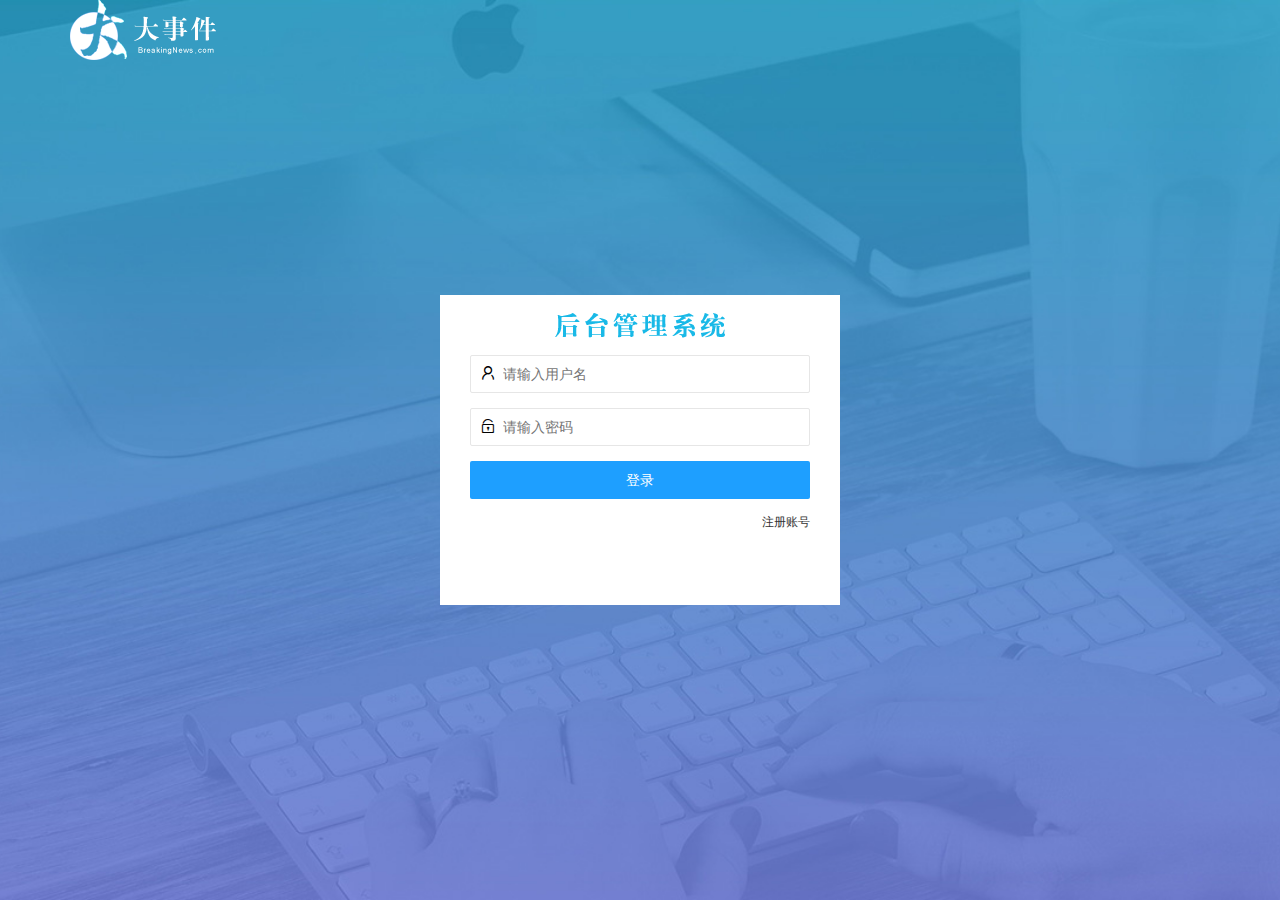
<file: login.html>
<!DOCTYPE html>
<html lang="en">

<head>
    <meta charset="UTF-8">
    <meta http-equiv="X-UA-Compatible" content="IE=edge">
    <meta name="viewport" content="width=device-width, initial-scale=1.0">
    <title>大事件-登录/注册</title>
    <!-- 导入layUI样式 -->
    <link rel="stylesheet" href="assets/lib/layui/css/layui.css">
    <!-- 导入自己的样式 -->
    <link rel="stylesheet" href="assets/css/login.css">
</head>

<body>
    <!-- 头部logo区域 -->
    <div class="layui-main">
        <img src="assets/images/logo.png" alt="">
    </div>
    <!-- 登录注册区域 -->
    <div class="loginAndRegBox">
        <!-- 登录背景图片 -->
        <div class="title-box"></div>
        <!-- 登录的div -->
        <div class="log-box">
            <!-- 登录表单 -->
            <form class="layui-form" action="">
                <!-- 用户名 -->
                <div class="layui-form-item">
                    <i class="layui-icon layui-icon-username"></i>
                    <input type="text" name="username" required lay-verify="required" placeholder="请输入用户名" autocomplete="off" class="layui-input">
                </div>
                <!-- 密码 -->
                <div class="layui-form-item">
                    <i class="layui-icon layui-icon-password"></i>
                    <input type="password" name="password" required lay-verify="required|pwd" placeholder="请输入密码" autocomplete="off" class="layui-input">
                </div>
                <!-- 登录按钮 -->
                <div class=layui-form-item>
                    <button class="layui-btn layui-btn-fluid layui-btn-normal" lay-submit>登录</button>
                </div>
                <div class="layui-form-item links">
                    <a href="javascript:;" id="link_reg">注册账号</a>
                </div>
            </form>
        </div>
        <!-- 注册的div -->
        <div class="reg-box">
            <!-- 注册表单 -->
            <form class="layui-form" action="">
                <!-- 注册用户名 -->
                <div class="layui-form-item">
                    <i class="layui-icon layui-icon-username"></i>
                    <input type="text" name="username" required lay-verify="required" placeholder="请输入用户名" autocomplete="off" class="layui-input">
                </div>
                <!-- 注册密码 -->
                <div class="layui-form-item">
                    <i class="layui-icon layui-icon-password"></i>
                    <input type="password" name="password" required lay-verify="required|pwd" placeholder="请输入密码" autocomplete="off" class="layui-input">
                </div>
                <!-- 确认密码 -->
                <div class="layui-form-item">
                    <i class="layui-icon layui-icon-password"></i>
                    <input type="password" name="repassword" required lay-verify="required|pwd|repwd" placeholder="请再次确认密码" autocomplete="off" class="layui-input">
                </div>
                <!-- 注册按钮 -->
                <div class="layui-form-item">
                    <button class="layui-btn layui-btn-fluid layui-btn-normal" lay-submit>登录</button>
                </div>
                <div class="layui-form-item links ">
                    <a href="javascript:; " id="link_log">登录</a>
                </div>
            </form>
        </div>
    </div>
    <!-- 导入layui的js文件 -->
    <script src="assets/lib/layui/layui.all.js"></script>
    <!-- 导入jquery -->
    <script src="assets/lib/jquery.js "></script>
    <!-- 导入自己的js -->
    <script src="assets/js/login.js "></script>
</body>

</html>
</file>
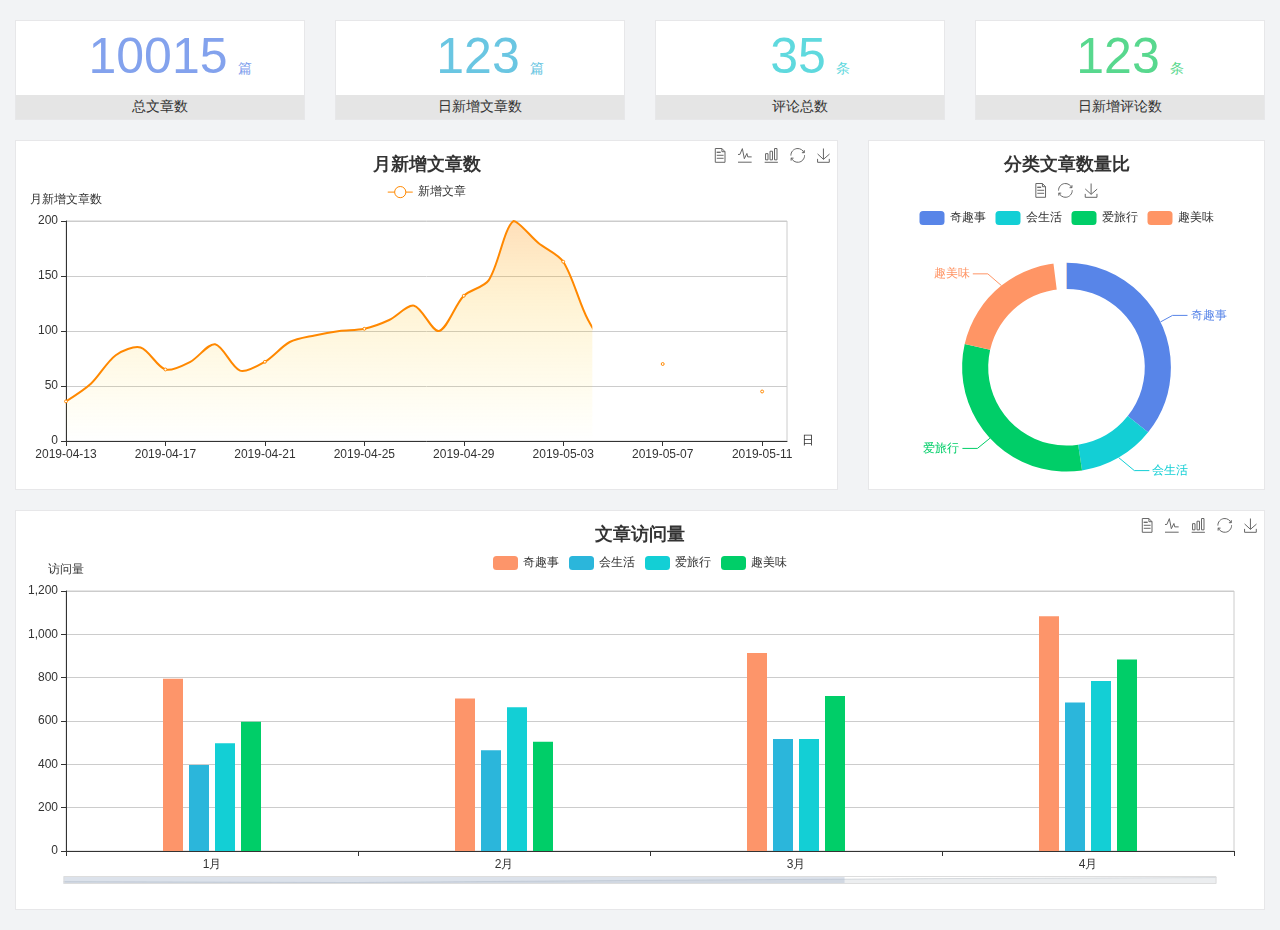
<file: home/dashboard.html>
<!DOCTYPE html>
<html lang="en">

<head>
    <meta charset="UTF-8">
    <meta name="viewport" content="width=device-width, initial-scale=1.0">
    <meta http-equiv="X-UA-Compatible" content="ie=edge">
    <title>图表统计</title>
    <link rel="stylesheet" href="../assets/lib/bootstrap.css" />
    <link rel="stylesheet" href="../assets/lib/main.css" />
    <script src="../assets/lib/jquery.js"></script>
    <script type="text/javascript" src="../assets/lib/echarts.min.js"></script>
</head>

<body>
    <div class="container-fluid">
        <div class="row spannel_list">
            <div class="col-sm-3 col-xs-6">
                <div class="spannel">
                    <em>10015</em><span>篇</span>
                    <b>总文章数</b>
                </div>
            </div>
            <div class="col-sm-3 col-xs-6">
                <div class="spannel scolor01">
                    <em>123</em><span>篇</span>
                    <b>日新增文章数</b>
                </div>
            </div>
            <div class="col-sm-3 col-xs-6">
                <div class="spannel scolor02">
                    <em>35</em><span>条</span>
                    <b>评论总数</b>
                </div>
            </div>
            <div class="col-sm-3 col-xs-6">
                <div class="spannel scolor03">
                    <em>123</em><span>条</span>
                    <b>日新增评论数</b>
                </div>
            </div>
        </div>
    </div>

    <div class="container-fluid">
        <div class="row curve-pie">
            <div class="col-lg-8 col-md-8">
                <div class="gragh_pannel" id="curve_show"></div>
            </div>
            <div class="col-lg-4 col-md-4">
                <div class="gragh_pannel" id="pie_show"></div>
            </div>
        </div>
    </div>

    <div class="container-fluid">
        <div class="column_pannel" id="column_show"></div>
    </div>

    <script>
        var oChart = echarts.init(document.getElementById('curve_show'));
        var aList_all = [{
            'count': 36,
            'date': '2019-04-13'
        }, {
            'count': 52,
            'date': '2019-04-14'
        }, {
            'count': 78,
            'date': '2019-04-15'
        }, {
            'count': 85,
            'date': '2019-04-16'
        }, {
            'count': 65,
            'date': '2019-04-17'
        }, {
            'count': 72,
            'date': '2019-04-18'
        }, {
            'count': 88,
            'date': '2019-04-19'
        }, {
            'count': 64,
            'date': '2019-04-20'
        }, {
            'count': 72,
            'date': '2019-04-21'
        }, {
            'count': 90,
            'date': '2019-04-22'
        }, {
            'count': 96,
            'date': '2019-04-23'
        }, {
            'count': 100,
            'date': '2019-04-24'
        }, {
            'count': 102,
            'date': '2019-04-25'
        }, {
            'count': 110,
            'date': '2019-04-26'
        }, {
            'count': 123,
            'date': '2019-04-27'
        }, {
            'count': 100,
            'date': '2019-04-28'
        }, {
            'count': 132,
            'date': '2019-04-29'
        }, {
            'count': 146,
            'date': '2019-04-30'
        }, {
            'count': 200,
            'date': '2019-05-01'
        }, {
            'count': 180,
            'date': '2019-05-02'
        }, {
            'count': 163,
            'date': '2019-05-03'
        }, {
            'count': 110,
            'date': '2019-05-04'
        }, {
            'count': 80,
            'date': '2019-05-05'
        }, {
            'count': 82,
            'date': '2019-05-06'
        }, {
            'count': 70,
            'date': '2019-05-07'
        }, {
            'count': 65,
            'date': '2019-05-08'
        }, {
            'count': 54,
            'date': '2019-05-09'
        }, {
            'count': 40,
            'date': '2019-05-10'
        }, {
            'count': 45,
            'date': '2019-05-11'
        }, {
            'count': 38,
            'date': '2019-05-12'
        }, ];

        let aCount = [];
        let aDate = [];

        for (var i = 0; i < aList_all.length; i++) {
            aCount.push(aList_all[i].count);
            aDate.push(aList_all[i].date);
        }

        var chartopt = {
            title: {
                text: '月新增文章数',
                left: 'center',
                top: '10'
            },
            tooltip: {
                trigger: 'axis'
            },
            legend: {
                data: ['新增文章'],
                top: '40'
            },
            toolbox: {
                show: true,
                feature: {
                    mark: {
                        show: true
                    },
                    dataView: {
                        show: true,
                        readOnly: false
                    },
                    magicType: {
                        show: true,
                        type: ['line', 'bar']
                    },
                    restore: {
                        show: true
                    },
                    saveAsImage: {
                        show: true
                    }
                }
            },
            calculable: true,
            xAxis: [{
                name: '日',
                type: 'category',
                boundaryGap: false,
                data: aDate
            }],
            yAxis: [{
                name: '月新增文章数',
                type: 'value'
            }],
            series: [{
                name: '新增文章',
                type: 'line',
                smooth: true,
                itemStyle: {
                    normal: {
                        areaStyle: {
                            type: 'default'
                        },
                        color: '#f80'
                    },
                    lineStyle: {
                        color: '#f80'
                    }
                },
                data: aCount
            }],
            areaStyle: {
                normal: {
                    color: new echarts.graphic.LinearGradient(0, 0, 0, 1, [{
                        offset: 0,
                        color: 'rgba(255,136,0,0.39)'
                    }, {
                        offset: .34,
                        color: 'rgba(255,180,0,0.25)'
                    }, {
                        offset: 1,
                        color: 'rgba(255,222,0,0.00)'
                    }])

                }
            },
            grid: {
                show: true,
                x: 50,
                x2: 50,
                y: 80,
                height: 220
            }
        };

        oChart.setOption(chartopt);


        var oPie = echarts.init(document.getElementById('pie_show'));
        var oPieopt = {
            title: {
                top: 10,
                text: '分类文章数量比',
                x: 'center'
            },
            tooltip: {
                trigger: 'item',
                formatter: "{a} <br/>{b} : {c} ({d}%)"
            },
            color: ['#5885e8', '#13cfd5', '#00ce68', '#ff9565'],
            legend: {
                x: 'center',
                top: 65,
                data: ['奇趣事', '会生活', '爱旅行', '趣美味']
            },
            toolbox: {
                show: true,
                x: 'center',
                top: 35,
                feature: {
                    mark: {
                        show: true
                    },
                    dataView: {
                        show: true,
                        readOnly: false
                    },
                    magicType: {
                        show: true,
                        type: ['pie', 'funnel'],
                        option: {
                            funnel: {
                                x: '25%',
                                width: '50%',
                                funnelAlign: 'left',
                                max: 1548
                            }
                        }
                    },
                    restore: {
                        show: true
                    },
                    saveAsImage: {
                        show: true
                    }
                }
            },
            calculable: true,
            series: [{
                name: '访问来源',
                type: 'pie',
                radius: ['45%', '60%'],
                center: ['50%', '65%'],
                data: [{
                    value: 300,
                    name: '奇趣事'
                }, {
                    value: 100,
                    name: '会生活'
                }, {
                    value: 260,
                    name: '爱旅行'
                }, {
                    value: 180,
                    name: '趣美味'
                }]
            }]
        };
        oPie.setOption(oPieopt);



        var oColumn = this.echarts.init(document.getElementById('column_show'));
        var oColumnopt = {
            title: {
                text: '文章访问量',
                left: 'center',
                top: '10'
            },
            tooltip: {
                trigger: 'axis'
            },
            legend: {
                data: ['奇趣事', '会生活', '爱旅行', '趣美味'],
                top: '40'
            },
            toolbox: {
                show: true,
                feature: {
                    mark: {
                        show: true
                    },
                    dataView: {
                        show: true,
                        readOnly: false
                    },
                    magicType: {
                        show: true,
                        type: ['line', 'bar']
                    },
                    restore: {
                        show: true
                    },
                    saveAsImage: {
                        show: true
                    }
                }
            },
            calculable: true,
            xAxis: [{
                type: 'category',
                data: ['1月', '2月', '3月', '4月', '5月']
            }],
            yAxis: [{
                name: '访问量',
                type: 'value'
            }],
            series: [{
                name: '奇趣事',
                type: 'bar',
                barWidth: 20,
                itemStyle: {
                    normal: {
                        areaStyle: {
                            type: 'default'
                        },
                        color: '#fd956a'
                    }
                },
                data: [800, 708, 920, 1090, 1200]
            }, {
                name: '会生活',
                type: 'bar',
                barWidth: 20,
                itemStyle: {
                    normal: {
                        areaStyle: {
                            type: 'default'
                        },
                        color: '#2bb6db'
                    }
                },
                data: [400, 468, 520, 690, 800]
            }, {
                name: '爱旅行',
                type: 'bar',
                barWidth: 20,
                itemStyle: {
                    normal: {
                        areaStyle: {
                            type: 'default'
                        },
                        color: '#13cfd5'
                    }
                },
                data: [500, 668, 520, 790, 900]
            }, {
                name: '趣美味',
                type: 'bar',
                barWidth: 20,
                itemStyle: {
                    normal: {
                        areaStyle: {
                            type: 'default'
                        },
                        color: '#00ce68'
                    }
                },
                data: [600, 508, 720, 890, 1000]
            }],
            grid: {
                show: true,
                x: 50,
                x2: 30,
                y: 80,
                height: 260
            },
            dataZoom: [ //给x轴设置滚动条
                {
                    start: 0, //默认为0
                    end: 100 - 1000 / 31, //默认为100
                    type: 'slider',
                    show: true,
                    xAxisIndex: [0],
                    handleSize: 0, //滑动条的 左右2个滑动条的大小
                    height: 8, //组件高度
                    left: 45, //左边的距离
                    right: 50, //右边的距离
                    bottom: 26, //右边的距离
                    handleColor: '#ddd', //h滑动图标的颜色
                    handleStyle: {
                        borderColor: "#cacaca",
                        borderWidth: "1",
                        shadowBlur: 2,
                        background: "#ddd",
                        shadowColor: "#ddd",
                    }
                }
            ]
        };
        oColumn.setOption(oColumnopt);
    </script>
</body>

</html>
</file>
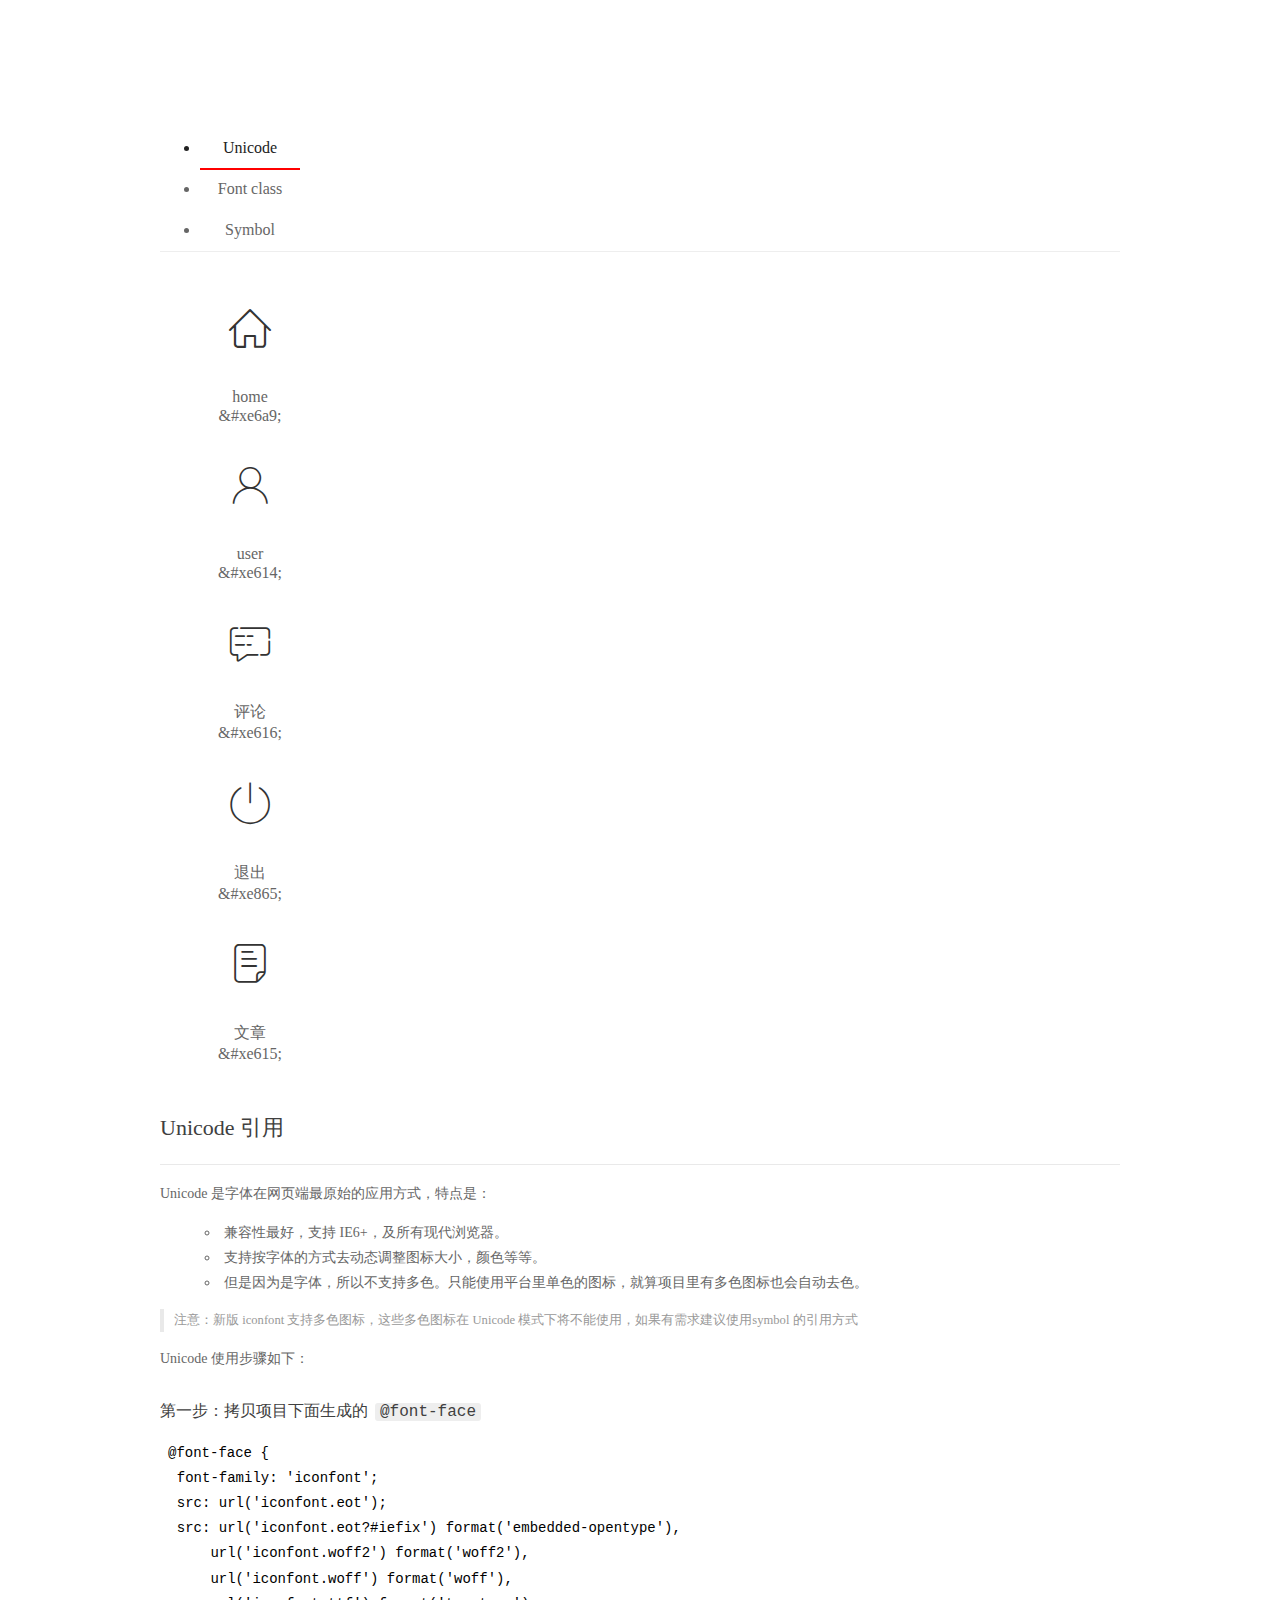
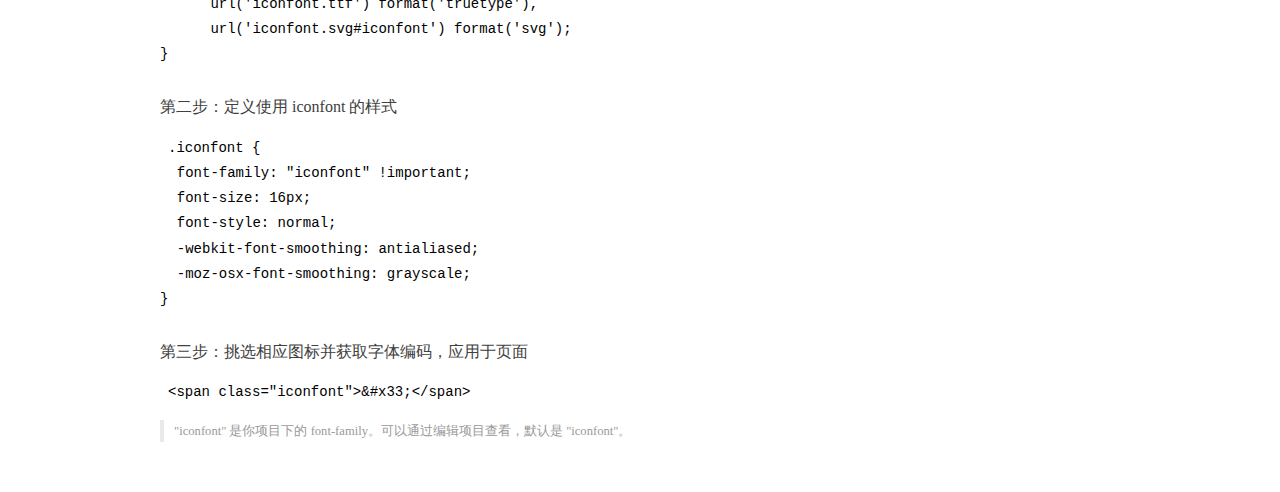
<file: assets/fonts/demo_index.html>
<!DOCTYPE html>
<html>
<head>
  <meta charset="utf-8"/>
  <title>IconFont Demo</title>
  <link rel="shortcut icon" href="https://gtms04.alicdn.com/tps/i4/TB1_oz6GVXXXXaFXpXXJDFnIXXX-64-64.ico" type="image/x-icon"/>
  <link rel="stylesheet" href="https://g.alicdn.com/thx/cube/1.3.2/cube.min.css">
  <link rel="stylesheet" href="demo.css">
  <link rel="stylesheet" href="iconfont.css">
  <script src="iconfont.js"></script>
  <!-- jQuery -->
  <script src="https://a1.alicdn.com/oss/uploads/2018/12/26/7bfddb60-08e8-11e9-9b04-53e73bb6408b.js"></script>
  <!-- 代码高亮 -->
  <script src="https://a1.alicdn.com/oss/uploads/2018/12/26/a3f714d0-08e6-11e9-8a15-ebf944d7534c.js"></script>
</head>
<body>
  <div class="main">
    <h1 class="logo"><a href="https://www.iconfont.cn/" title="iconfont 首页" target="_blank">&#xe86b;</a></h1>
    <div class="nav-tabs">
      <ul id="tabs" class="dib-box">
        <li class="dib active"><span>Unicode</span></li>
        <li class="dib"><span>Font class</span></li>
        <li class="dib"><span>Symbol</span></li>
      </ul>
      
    </div>
    <div class="tab-container">
      <div class="content unicode" style="display: block;">
          <ul class="icon_lists dib-box">
          
            <li class="dib">
              <span class="icon iconfont">&#xe6a9;</span>
                <div class="name">home</div>
                <div class="code-name">&amp;#xe6a9;</div>
              </li>
          
            <li class="dib">
              <span class="icon iconfont">&#xe614;</span>
                <div class="name">user</div>
                <div class="code-name">&amp;#xe614;</div>
              </li>
          
            <li class="dib">
              <span class="icon iconfont">&#xe616;</span>
                <div class="name">评论</div>
                <div class="code-name">&amp;#xe616;</div>
              </li>
          
            <li class="dib">
              <span class="icon iconfont">&#xe865;</span>
                <div class="name">退出</div>
                <div class="code-name">&amp;#xe865;</div>
              </li>
          
            <li class="dib">
              <span class="icon iconfont">&#xe615;</span>
                <div class="name">文章</div>
                <div class="code-name">&amp;#xe615;</div>
              </li>
          
          </ul>
          <div class="article markdown">
          <h2 id="unicode-">Unicode 引用</h2>
          <hr>

          <p>Unicode 是字体在网页端最原始的应用方式，特点是：</p>
          <ul>
            <li>兼容性最好，支持 IE6+，及所有现代浏览器。</li>
            <li>支持按字体的方式去动态调整图标大小，颜色等等。</li>
            <li>但是因为是字体，所以不支持多色。只能使用平台里单色的图标，就算项目里有多色图标也会自动去色。</li>
          </ul>
          <blockquote>
            <p>注意：新版 iconfont 支持多色图标，这些多色图标在 Unicode 模式下将不能使用，如果有需求建议使用symbol 的引用方式</p>
          </blockquote>
          <p>Unicode 使用步骤如下：</p>
          <h3 id="-font-face">第一步：拷贝项目下面生成的 <code>@font-face</code></h3>
<pre><code class="language-css"
>@font-face {
  font-family: 'iconfont';
  src: url('iconfont.eot');
  src: url('iconfont.eot?#iefix') format('embedded-opentype'),
      url('iconfont.woff2') format('woff2'),
      url('iconfont.woff') format('woff'),
      url('iconfont.ttf') format('truetype'),
      url('iconfont.svg#iconfont') format('svg');
}
</code></pre>
          <h3 id="-iconfont-">第二步：定义使用 iconfont 的样式</h3>
<pre><code class="language-css"
>.iconfont {
  font-family: "iconfont" !important;
  font-size: 16px;
  font-style: normal;
  -webkit-font-smoothing: antialiased;
  -moz-osx-font-smoothing: grayscale;
}
</code></pre>
          <h3 id="-">第三步：挑选相应图标并获取字体编码，应用于页面</h3>
<pre>
<code class="language-html"
>&lt;span class="iconfont"&gt;&amp;#x33;&lt;/span&gt;
</code></pre>
          <blockquote>
            <p>"iconfont" 是你项目下的 font-family。可以通过编辑项目查看，默认是 "iconfont"。</p>
          </blockquote>
          </div>
      </div>
      <div class="content font-class">
        <ul class="icon_lists dib-box">
          
          <li class="dib">
            <span class="icon iconfont icon-home"></span>
            <div class="name">
              home
            </div>
            <div class="code-name">.icon-home
            </div>
          </li>
          
          <li class="dib">
            <span class="icon iconfont icon-user"></span>
            <div class="name">
              user
            </div>
            <div class="code-name">.icon-user
            </div>
          </li>
          
          <li class="dib">
            <span class="icon iconfont icon-pinglun"></span>
            <div class="name">
              评论
            </div>
            <div class="code-name">.icon-pinglun
            </div>
          </li>
          
          <li class="dib">
            <span class="icon iconfont icon-tuichu"></span>
            <div class="name">
              退出
            </div>
            <div class="code-name">.icon-tuichu
            </div>
          </li>
          
          <li class="dib">
            <span class="icon iconfont icon-16"></span>
            <div class="name">
              文章
            </div>
            <div class="code-name">.icon-16
            </div>
          </li>
          
        </ul>
        <div class="article markdown">
        <h2 id="font-class-">font-class 引用</h2>
        <hr>

        <p>font-class 是 Unicode 使用方式的一种变种，主要是解决 Unicode 书写不直观，语意不明确的问题。</p>
        <p>与 Unicode 使用方式相比，具有如下特点：</p>
        <ul>
          <li>兼容性良好，支持 IE8+，及所有现代浏览器。</li>
          <li>相比于 Unicode 语意明确，书写更直观。可以很容易分辨这个 icon 是什么。</li>
          <li>因为使用 class 来定义图标，所以当要替换图标时，只需要修改 class 里面的 Unicode 引用。</li>
          <li>不过因为本质上还是使用的字体，所以多色图标还是不支持的。</li>
        </ul>
        <p>使用步骤如下：</p>
        <h3 id="-fontclass-">第一步：引入项目下面生成的 fontclass 代码：</h3>
<pre><code class="language-html">&lt;link rel="stylesheet" href="./iconfont.css"&gt;
</code></pre>
        <h3 id="-">第二步：挑选相应图标并获取类名，应用于页面：</h3>
<pre><code class="language-html">&lt;span class="iconfont icon-xxx"&gt;&lt;/span&gt;
</code></pre>
        <blockquote>
          <p>"
            iconfont" 是你项目下的 font-family。可以通过编辑项目查看，默认是 "iconfont"。</p>
        </blockquote>
      </div>
      </div>
      <div class="content symbol">
          <ul class="icon_lists dib-box">
          
            <li class="dib">
                <svg class="icon svg-icon" aria-hidden="true">
                  <use xlink:href="#icon-home"></use>
                </svg>
                <div class="name">home</div>
                <div class="code-name">#icon-home</div>
            </li>
          
            <li class="dib">
                <svg class="icon svg-icon" aria-hidden="true">
                  <use xlink:href="#icon-user"></use>
                </svg>
                <div class="name">user</div>
                <div class="code-name">#icon-user</div>
            </li>
          
            <li class="dib">
                <svg class="icon svg-icon" aria-hidden="true">
                  <use xlink:href="#icon-pinglun"></use>
                </svg>
                <div class="name">评论</div>
                <div class="code-name">#icon-pinglun</div>
            </li>
          
            <li class="dib">
                <svg class="icon svg-icon" aria-hidden="true">
                  <use xlink:href="#icon-tuichu"></use>
                </svg>
                <div class="name">退出</div>
                <div class="code-name">#icon-tuichu</div>
            </li>
          
            <li class="dib">
                <svg class="icon svg-icon" aria-hidden="true">
                  <use xlink:href="#icon-16"></use>
                </svg>
                <div class="name">文章</div>
                <div class="code-name">#icon-16</div>
            </li>
          
          </ul>
          <div class="article markdown">
          <h2 id="symbol-">Symbol 引用</h2>
          <hr>

          <p>这是一种全新的使用方式，应该说这才是未来的主流，也是平台目前推荐的用法。相关介绍可以参考这篇<a href="">文章</a>
            这种用法其实是做了一个 SVG 的集合，与另外两种相比具有如下特点：</p>
          <ul>
            <li>支持多色图标了，不再受单色限制。</li>
            <li>通过一些技巧，支持像字体那样，通过 <code>font-size</code>, <code>color</code> 来调整样式。</li>
            <li>兼容性较差，支持 IE9+，及现代浏览器。</li>
            <li>浏览器渲染 SVG 的性能一般，还不如 png。</li>
          </ul>
          <p>使用步骤如下：</p>
          <h3 id="-symbol-">第一步：引入项目下面生成的 symbol 代码：</h3>
<pre><code class="language-html">&lt;script src="./iconfont.js"&gt;&lt;/script&gt;
</code></pre>
          <h3 id="-css-">第二步：加入通用 CSS 代码（引入一次就行）：</h3>
<pre><code class="language-html">&lt;style&gt;
.icon {
  width: 1em;
  height: 1em;
  vertical-align: -0.15em;
  fill: currentColor;
  overflow: hidden;
}
&lt;/style&gt;
</code></pre>
          <h3 id="-">第三步：挑选相应图标并获取类名，应用于页面：</h3>
<pre><code class="language-html">&lt;svg class="icon" aria-hidden="true"&gt;
  &lt;use xlink:href="#icon-xxx"&gt;&lt;/use&gt;
&lt;/svg&gt;
</code></pre>
          </div>
      </div>

    </div>
  </div>
  <script>
  $(document).ready(function () {
      $('.tab-container .content:first').show()

      $('#tabs li').click(function (e) {
        var tabContent = $('.tab-container .content')
        var index = $(this).index()

        if ($(this).hasClass('active')) {
          return
        } else {
          $('#tabs li').removeClass('active')
          $(this).addClass('active')

          tabContent.hide().eq(index).fadeIn()
        }
      })
    })
  </script>
</body>
</html>
</file>
<file: assets/lib/layui/css/layui.css>
/** layui-v2.5.5 MIT License By https://www.layui.com */
 .layui-inline,img{display:inline-block;vertical-align:middle}h1,h2,h3,h4,h5,h6{font-weight:400}.layui-edge,.layui-header,.layui-inline,.layui-main{position:relative}.layui-body,.layui-edge,.layui-elip{overflow:hidden}.layui-btn,.layui-edge,.layui-inline,img{vertical-align:middle}.layui-btn,.layui-disabled,.layui-icon,.layui-unselect{-moz-user-select:none;-webkit-user-select:none;-ms-user-select:none}.layui-elip,.layui-form-checkbox span,.layui-form-pane .layui-form-label{text-overflow:ellipsis;white-space:nowrap}.layui-breadcrumb,.layui-tree-btnGroup{visibility:hidden}blockquote,body,button,dd,div,dl,dt,form,h1,h2,h3,h4,h5,h6,input,li,ol,p,pre,td,textarea,th,ul{margin:0;padding:0;-webkit-tap-highlight-color:rgba(0,0,0,0)}a:active,a:hover{outline:0}img{border:none}li{list-style:none}table{border-collapse:collapse;border-spacing:0}h4,h5,h6{font-size:100%}button,input,optgroup,option,select,textarea{font-family:inherit;font-size:inherit;font-style:inherit;font-weight:inherit;outline:0}pre{white-space:pre-wrap;white-space:-moz-pre-wrap;white-space:-pre-wrap;white-space:-o-pre-wrap;word-wrap:break-word}body{line-height:24px;font:14px Helvetica Neue,Helvetica,PingFang SC,Tahoma,Arial,sans-serif}hr{height:1px;margin:10px 0;border:0;clear:both}a{color:#333;text-decoration:none}a:hover{color:#777}a cite{font-style:normal;*cursor:pointer}.layui-border-box,.layui-border-box *{box-sizing:border-box}.layui-box,.layui-box *{box-sizing:content-box}.layui-clear{clear:both;*zoom:1}.layui-clear:after{content:'\20';clear:both;*zoom:1;display:block;height:0}.layui-inline{*display:inline;*zoom:1}.layui-edge{display:inline-block;width:0;height:0;border-width:6px;border-style:dashed;border-color:transparent}.layui-edge-top{top:-4px;border-bottom-color:#999;border-bottom-style:solid}.layui-edge-right{border-left-color:#999;border-left-style:solid}.layui-edge-bottom{top:2px;border-top-color:#999;border-top-style:solid}.layui-edge-left{border-right-color:#999;border-right-style:solid}.layui-disabled,.layui-disabled:hover{color:#d2d2d2!important;cursor:not-allowed!important}.layui-circle{border-radius:100%}.layui-show{display:block!important}.layui-hide{display:none!important}@font-face{font-family:layui-icon;src:url(../font/iconfont.eot?v=250);src:url(../font/iconfont.eot?v=250#iefix) format('embedded-opentype'),url(../font/iconfont.woff2?v=250) format('woff2'),url(../font/iconfont.woff?v=250) format('woff'),url(../font/iconfont.ttf?v=250) format('truetype'),url(../font/iconfont.svg?v=250#layui-icon) format('svg')}.layui-icon{font-family:layui-icon!important;font-size:16px;font-style:normal;-webkit-font-smoothing:antialiased;-moz-osx-font-smoothing:grayscale}.layui-icon-reply-fill:before{content:"\e611"}.layui-icon-set-fill:before{content:"\e614"}.layui-icon-menu-fill:before{content:"\e60f"}.layui-icon-search:before{content:"\e615"}.layui-icon-share:before{content:"\e641"}.layui-icon-set-sm:before{content:"\e620"}.layui-icon-engine:before{content:"\e628"}.layui-icon-close:before{content:"\1006"}.layui-icon-close-fill:before{content:"\1007"}.layui-icon-chart-screen:before{content:"\e629"}.layui-icon-star:before{content:"\e600"}.layui-icon-circle-dot:before{content:"\e617"}.layui-icon-chat:before{content:"\e606"}.layui-icon-release:before{content:"\e609"}.layui-icon-list:before{content:"\e60a"}.layui-icon-chart:before{content:"\e62c"}.layui-icon-ok-circle:before{content:"\1005"}.layui-icon-layim-theme:before{content:"\e61b"}.layui-icon-table:before{content:"\e62d"}.layui-icon-right:before{content:"\e602"}.layui-icon-left:before{content:"\e603"}.layui-icon-cart-simple:before{content:"\e698"}.layui-icon-face-cry:before{content:"\e69c"}.layui-icon-face-smile:before{content:"\e6af"}.layui-icon-survey:before{content:"\e6b2"}.layui-icon-tree:before{content:"\e62e"}.layui-icon-upload-circle:before{content:"\e62f"}.layui-icon-add-circle:before{content:"\e61f"}.layui-icon-download-circle:before{content:"\e601"}.layui-icon-templeate-1:before{content:"\e630"}.layui-icon-util:before{content:"\e631"}.layui-icon-face-surprised:before{content:"\e664"}.layui-icon-edit:before{content:"\e642"}.layui-icon-speaker:before{content:"\e645"}.layui-icon-down:before{content:"\e61a"}.layui-icon-file:before{content:"\e621"}.layui-icon-layouts:before{content:"\e632"}.layui-icon-rate-half:before{content:"\e6c9"}.layui-icon-add-circle-fine:before{content:"\e608"}.layui-icon-prev-circle:before{content:"\e633"}.layui-icon-read:before{content:"\e705"}.layui-icon-404:before{content:"\e61c"}.layui-icon-carousel:before{content:"\e634"}.layui-icon-help:before{content:"\e607"}.layui-icon-code-circle:before{content:"\e635"}.layui-icon-water:before{content:"\e636"}.layui-icon-username:before{content:"\e66f"}.layui-icon-find-fill:before{content:"\e670"}.layui-icon-about:before{content:"\e60b"}.layui-icon-location:before{content:"\e715"}.layui-icon-up:before{content:"\e619"}.layui-icon-pause:before{content:"\e651"}.layui-icon-date:before{content:"\e637"}.layui-icon-layim-uploadfile:before{content:"\e61d"}.layui-icon-delete:before{content:"\e640"}.layui-icon-play:before{content:"\e652"}.layui-icon-top:before{content:"\e604"}.layui-icon-friends:before{content:"\e612"}.layui-icon-refresh-3:before{content:"\e9aa"}.layui-icon-ok:before{content:"\e605"}.layui-icon-layer:before{content:"\e638"}.layui-icon-face-smile-fine:before{content:"\e60c"}.layui-icon-dollar:before{content:"\e659"}.layui-icon-group:before{content:"\e613"}.layui-icon-layim-download:before{content:"\e61e"}.layui-icon-picture-fine:before{content:"\e60d"}.layui-icon-link:before{content:"\e64c"}.layui-icon-diamond:before{content:"\e735"}.layui-icon-log:before{content:"\e60e"}.layui-icon-rate-solid:before{content:"\e67a"}.layui-icon-fonts-del:before{content:"\e64f"}.layui-icon-unlink:before{content:"\e64d"}.layui-icon-fonts-clear:before{content:"\e639"}.layui-icon-triangle-r:before{content:"\e623"}.layui-icon-circle:before{content:"\e63f"}.layui-icon-radio:before{content:"\e643"}.layui-icon-align-center:before{content:"\e647"}.layui-icon-align-right:before{content:"\e648"}.layui-icon-align-left:before{content:"\e649"}.layui-icon-loading-1:before{content:"\e63e"}.layui-icon-return:before{content:"\e65c"}.layui-icon-fonts-strong:before{content:"\e62b"}.layui-icon-upload:before{content:"\e67c"}.layui-icon-dialogue:before{content:"\e63a"}.layui-icon-video:before{content:"\e6ed"}.layui-icon-headset:before{content:"\e6fc"}.layui-icon-cellphone-fine:before{content:"\e63b"}.layui-icon-add-1:before{content:"\e654"}.layui-icon-face-smile-b:before{content:"\e650"}.layui-icon-fonts-html:before{content:"\e64b"}.layui-icon-form:before{content:"\e63c"}.layui-icon-cart:before{content:"\e657"}.layui-icon-camera-fill:before{content:"\e65d"}.layui-icon-tabs:before{content:"\e62a"}.layui-icon-fonts-code:before{content:"\e64e"}.layui-icon-fire:before{content:"\e756"}.layui-icon-set:before{content:"\e716"}.layui-icon-fonts-u:before{content:"\e646"}.layui-icon-triangle-d:before{content:"\e625"}.layui-icon-tips:before{content:"\e702"}.layui-icon-picture:before{content:"\e64a"}.layui-icon-more-vertical:before{content:"\e671"}.layui-icon-flag:before{content:"\e66c"}.layui-icon-loading:before{content:"\e63d"}.layui-icon-fonts-i:before{content:"\e644"}.layui-icon-refresh-1:before{content:"\e666"}.layui-icon-rmb:before{content:"\e65e"}.layui-icon-home:before{content:"\e68e"}.layui-icon-user:before{content:"\e770"}.layui-icon-notice:before{content:"\e667"}.layui-icon-login-weibo:before{content:"\e675"}.layui-icon-voice:before{content:"\e688"}.layui-icon-upload-drag:before{content:"\e681"}.layui-icon-login-qq:before{content:"\e676"}.layui-icon-snowflake:before{content:"\e6b1"}.layui-icon-file-b:before{content:"\e655"}.layui-icon-template:before{content:"\e663"}.layui-icon-auz:before{content:"\e672"}.layui-icon-console:before{content:"\e665"}.layui-icon-app:before{content:"\e653"}.layui-icon-prev:before{content:"\e65a"}.layui-icon-website:before{content:"\e7ae"}.layui-icon-next:before{content:"\e65b"}.layui-icon-component:before{content:"\e857"}.layui-icon-more:before{content:"\e65f"}.layui-icon-login-wechat:before{content:"\e677"}.layui-icon-shrink-right:before{content:"\e668"}.layui-icon-spread-left:before{content:"\e66b"}.layui-icon-camera:before{content:"\e660"}.layui-icon-note:before{content:"\e66e"}.layui-icon-refresh:before{content:"\e669"}.layui-icon-female:before{content:"\e661"}.layui-icon-male:before{content:"\e662"}.layui-icon-password:before{content:"\e673"}.layui-icon-senior:before{content:"\e674"}.layui-icon-theme:before{content:"\e66a"}.layui-icon-tread:before{content:"\e6c5"}.layui-icon-praise:before{content:"\e6c6"}.layui-icon-star-fill:before{content:"\e658"}.layui-icon-rate:before{content:"\e67b"}.layui-icon-template-1:before{content:"\e656"}.layui-icon-vercode:before{content:"\e679"}.layui-icon-cellphone:before{content:"\e678"}.layui-icon-screen-full:before{content:"\e622"}.layui-icon-screen-restore:before{content:"\e758"}.layui-icon-cols:before{content:"\e610"}.layui-icon-export:before{content:"\e67d"}.layui-icon-print:before{content:"\e66d"}.layui-icon-slider:before{content:"\e714"}.layui-icon-addition:before{content:"\e624"}.layui-icon-subtraction:before{content:"\e67e"}.layui-icon-service:before{content:"\e626"}.layui-icon-transfer:before{content:"\e691"}.layui-main{width:1140px;margin:0 auto}.layui-header{z-index:1000;height:60px}.layui-header a:hover{transition:all .5s;-webkit-transition:all .5s}.layui-side{position:fixed;left:0;top:0;bottom:0;z-index:999;width:200px;overflow-x:hidden}.layui-side-scroll{position:relative;width:220px;height:100%;overflow-x:hidden}.layui-body{position:absolute;left:200px;right:0;top:0;bottom:0;z-index:998;width:auto;overflow-y:auto;box-sizing:border-box}.layui-layout-body{overflow:hidden}.layui-layout-admin .layui-header{background-color:#23262E}.layui-layout-admin .layui-side{top:60px;width:200px;overflow-x:hidden}.layui-layout-admin .layui-body{position:fixed;top:60px;bottom:44px}.layui-layout-admin .layui-main{width:auto;margin:0 15px}.layui-layout-admin .layui-footer{position:fixed;left:200px;right:0;bottom:0;height:44px;line-height:44px;padding:0 15px;background-color:#eee}.layui-layout-admin .layui-logo{position:absolute;left:0;top:0;width:200px;height:100%;line-height:60px;text-align:center;color:#009688;font-size:16px}.layui-layout-admin .layui-header .layui-nav{background:0 0}.layui-layout-left{position:absolute!important;left:200px;top:0}.layui-layout-right{position:absolute!important;right:0;top:0}.layui-container{position:relative;margin:0 auto;padding:0 15px;box-sizing:border-box}.layui-fluid{position:relative;margin:0 auto;padding:0 15px}.layui-row:after,.layui-row:before{content:'';display:block;clear:both}.layui-col-lg1,.layui-col-lg10,.layui-col-lg11,.layui-col-lg12,.layui-col-lg2,.layui-col-lg3,.layui-col-lg4,.layui-col-lg5,.layui-col-lg6,.layui-col-lg7,.layui-col-lg8,.layui-col-lg9,.layui-col-md1,.layui-col-md10,.layui-col-md11,.layui-col-md12,.layui-col-md2,.layui-col-md3,.layui-col-md4,.layui-col-md5,.layui-col-md6,.layui-col-md7,.layui-col-md8,.layui-col-md9,.layui-col-sm1,.layui-col-sm10,.layui-col-sm11,.layui-col-sm12,.layui-col-sm2,.layui-col-sm3,.layui-col-sm4,.layui-col-sm5,.layui-col-sm6,.layui-col-sm7,.layui-col-sm8,.layui-col-sm9,.layui-col-xs1,.layui-col-xs10,.layui-col-xs11,.layui-col-xs12,.layui-col-xs2,.layui-col-xs3,.layui-col-xs4,.layui-col-xs5,.layui-col-xs6,.layui-col-xs7,.layui-col-xs8,.layui-col-xs9{position:relative;display:block;box-sizing:border-box}.layui-col-xs1,.layui-col-xs10,.layui-col-xs11,.layui-col-xs12,.layui-col-xs2,.layui-col-xs3,.layui-col-xs4,.layui-col-xs5,.layui-col-xs6,.layui-col-xs7,.layui-col-xs8,.layui-col-xs9{float:left}.layui-col-xs1{width:8.33333333%}.layui-col-xs2{width:16.66666667%}.layui-col-xs3{width:25%}.layui-col-xs4{width:33.33333333%}.layui-col-xs5{width:41.66666667%}.layui-col-xs6{width:50%}.layui-col-xs7{width:58.33333333%}.layui-col-xs8{width:66.66666667%}.layui-col-xs9{width:75%}.layui-col-xs10{width:83.33333333%}.layui-col-xs11{width:91.66666667%}.layui-col-xs12{width:100%}.layui-col-xs-offset1{margin-left:8.33333333%}.layui-col-xs-offset2{margin-left:16.66666667%}.layui-col-xs-offset3{margin-left:25%}.layui-col-xs-offset4{margin-left:33.33333333%}.layui-col-xs-offset5{margin-left:41.66666667%}.layui-col-xs-offset6{margin-left:50%}.layui-col-xs-offset7{margin-left:58.33333333%}.layui-col-xs-offset8{margin-left:66.66666667%}.layui-col-xs-offset9{margin-left:75%}.layui-col-xs-offset10{margin-left:83.33333333%}.layui-col-xs-offset11{margin-left:91.66666667%}.layui-col-xs-offset12{margin-left:100%}@media screen and (max-width:768px){.layui-hide-xs{display:none!important}.layui-show-xs-block{display:block!important}.layui-show-xs-inline{display:inline!important}.layui-show-xs-inline-block{display:inline-block!important}}@media screen and (min-width:768px){.layui-container{width:750px}.layui-hide-sm{display:none!important}.layui-show-sm-block{display:block!important}.layui-show-sm-inline{display:inline!important}.layui-show-sm-inline-block{display:inline-block!important}.layui-col-sm1,.layui-col-sm10,.layui-col-sm11,.layui-col-sm12,.layui-col-sm2,.layui-col-sm3,.layui-col-sm4,.layui-col-sm5,.layui-col-sm6,.layui-col-sm7,.layui-col-sm8,.layui-col-sm9{float:left}.layui-col-sm1{width:8.33333333%}.layui-col-sm2{width:16.66666667%}.layui-col-sm3{width:25%}.layui-col-sm4{width:33.33333333%}.layui-col-sm5{width:41.66666667%}.layui-col-sm6{width:50%}.layui-col-sm7{width:58.33333333%}.layui-col-sm8{width:66.66666667%}.layui-col-sm9{width:75%}.layui-col-sm10{width:83.33333333%}.layui-col-sm11{width:91.66666667%}.layui-col-sm12{width:100%}.layui-col-sm-offset1{margin-left:8.33333333%}.layui-col-sm-offset2{margin-left:16.66666667%}.layui-col-sm-offset3{margin-left:25%}.layui-col-sm-offset4{margin-left:33.33333333%}.layui-col-sm-offset5{margin-left:41.66666667%}.layui-col-sm-offset6{margin-left:50%}.layui-col-sm-offset7{margin-left:58.33333333%}.layui-col-sm-offset8{margin-left:66.66666667%}.layui-col-sm-offset9{margin-left:75%}.layui-col-sm-offset10{margin-left:83.33333333%}.layui-col-sm-offset11{margin-left:91.66666667%}.layui-col-sm-offset12{margin-left:100%}}@media screen and (min-width:992px){.layui-container{width:970px}.layui-hide-md{display:none!important}.layui-show-md-block{display:block!important}.layui-show-md-inline{display:inline!important}.layui-show-md-inline-block{display:inline-block!important}.layui-col-md1,.layui-col-md10,.layui-col-md11,.layui-col-md12,.layui-col-md2,.layui-col-md3,.layui-col-md4,.layui-col-md5,.layui-col-md6,.layui-col-md7,.layui-col-md8,.layui-col-md9{float:left}.layui-col-md1{width:8.33333333%}.layui-col-md2{width:16.66666667%}.layui-col-md3{width:25%}.layui-col-md4{width:33.33333333%}.layui-col-md5{width:41.66666667%}.layui-col-md6{width:50%}.layui-col-md7{width:58.33333333%}.layui-col-md8{width:66.66666667%}.layui-col-md9{width:75%}.layui-col-md10{width:83.33333333%}.layui-col-md11{width:91.66666667%}.layui-col-md12{width:100%}.layui-col-md-offset1{margin-left:8.33333333%}.layui-col-md-offset2{margin-left:16.66666667%}.layui-col-md-offset3{margin-left:25%}.layui-col-md-offset4{margin-left:33.33333333%}.layui-col-md-offset5{margin-left:41.66666667%}.layui-col-md-offset6{margin-left:50%}.layui-col-md-offset7{margin-left:58.33333333%}.layui-col-md-offset8{margin-left:66.66666667%}.layui-col-md-offset9{margin-left:75%}.layui-col-md-offset10{margin-left:83.33333333%}.layui-col-md-offset11{margin-left:91.66666667%}.layui-col-md-offset12{margin-left:100%}}@media screen and (min-width:1200px){.layui-container{width:1170px}.layui-hide-lg{display:none!important}.layui-show-lg-block{display:block!important}.layui-show-lg-inline{display:inline!important}.layui-show-lg-inline-block{display:inline-block!important}.layui-col-lg1,.layui-col-lg10,.layui-col-lg11,.layui-col-lg12,.layui-col-lg2,.layui-col-lg3,.layui-col-lg4,.layui-col-lg5,.layui-col-lg6,.layui-col-lg7,.layui-col-lg8,.layui-col-lg9{float:left}.layui-col-lg1{width:8.33333333%}.layui-col-lg2{width:16.66666667%}.layui-col-lg3{width:25%}.layui-col-lg4{width:33.33333333%}.layui-col-lg5{width:41.66666667%}.layui-col-lg6{width:50%}.layui-col-lg7{width:58.33333333%}.layui-col-lg8{width:66.66666667%}.layui-col-lg9{width:75%}.layui-col-lg10{width:83.33333333%}.layui-col-lg11{width:91.66666667%}.layui-col-lg12{width:100%}.layui-col-lg-offset1{margin-left:8.33333333%}.layui-col-lg-offset2{margin-left:16.66666667%}.layui-col-lg-offset3{margin-left:25%}.layui-col-lg-offset4{margin-left:33.33333333%}.layui-col-lg-offset5{margin-left:41.66666667%}.layui-col-lg-offset6{margin-left:50%}.layui-col-lg-offset7{margin-left:58.33333333%}.layui-col-lg-offset8{margin-left:66.66666667%}.layui-col-lg-offset9{margin-left:75%}.layui-col-lg-offset10{margin-left:83.33333333%}.layui-col-lg-offset11{margin-left:91.66666667%}.layui-col-lg-offset12{margin-left:100%}}.layui-col-space1{margin:-.5px}.layui-col-space1>*{padding:.5px}.layui-col-space3{margin:-1.5px}.layui-col-space3>*{padding:1.5px}.layui-col-space5{margin:-2.5px}.layui-col-space5>*{padding:2.5px}.layui-col-space8{margin:-3.5px}.layui-col-space8>*{padding:3.5px}.layui-col-space10{margin:-5px}.layui-col-space10>*{padding:5px}.layui-col-space12{margin:-6px}.layui-col-space12>*{padding:6px}.layui-col-space15{margin:-7.5px}.layui-col-space15>*{padding:7.5px}.layui-col-space18{margin:-9px}.layui-col-space18>*{padding:9px}.layui-col-space20{margin:-10px}.layui-col-space20>*{padding:10px}.layui-col-space22{margin:-11px}.layui-col-space22>*{padding:11px}.layui-col-space25{margin:-12.5px}.layui-col-space25>*{padding:12.5px}.layui-col-space30{margin:-15px}.layui-col-space30>*{padding:15px}.layui-btn,.layui-input,.layui-select,.layui-textarea,.layui-upload-button{outline:0;-webkit-appearance:none;transition:all .3s;-webkit-transition:all .3s;box-sizing:border-box}.layui-elem-quote{margin-bottom:10px;padding:15px;line-height:22px;border-left:5px solid #009688;border-radius:0 2px 2px 0;background-color:#f2f2f2}.layui-quote-nm{border-style:solid;border-width:1px 1px 1px 5px;background:0 0}.layui-elem-field{margin-bottom:10px;padding:0;border-width:1px;border-style:solid}.layui-elem-field legend{margin-left:20px;padding:0 10px;font-size:20px;font-weight:300}.layui-field-title{margin:10px 0 20px;border-width:1px 0 0}.layui-field-box{padding:10px 15px}.layui-field-title .layui-field-box{padding:10px 0}.layui-progress{position:relative;height:6px;border-radius:20px;background-color:#e2e2e2}.layui-progress-bar{position:absolute;left:0;top:0;width:0;max-width:100%;height:6px;border-radius:20px;text-align:right;background-color:#5FB878;transition:all .3s;-webkit-transition:all .3s}.layui-progress-big,.layui-progress-big .layui-progress-bar{height:18px;line-height:18px}.layui-progress-text{position:relative;top:-20px;line-height:18px;font-size:12px;color:#666}.layui-progress-big .layui-progress-text{position:static;padding:0 10px;color:#fff}.layui-collapse{border-width:1px;border-style:solid;border-radius:2px}.layui-colla-content,.layui-colla-item{border-top-width:1px;border-top-style:solid}.layui-colla-item:first-child{border-top:none}.layui-colla-title{position:relative;height:42px;line-height:42px;padding:0 15px 0 35px;color:#333;background-color:#f2f2f2;cursor:pointer;font-size:14px;overflow:hidden}.layui-colla-content{display:none;padding:10px 15px;line-height:22px;color:#666}.layui-colla-icon{position:absolute;left:15px;top:0;font-size:14px}.layui-card{margin-bottom:15px;border-radius:2px;background-color:#fff;box-shadow:0 1px 2px 0 rgba(0,0,0,.05)}.layui-card:last-child{margin-bottom:0}.layui-card-header{position:relative;height:42px;line-height:42px;padding:0 15px;border-bottom:1px solid #f6f6f6;color:#333;border-radius:2px 2px 0 0;font-size:14px}.layui-bg-black,.layui-bg-blue,.layui-bg-cyan,.layui-bg-green,.layui-bg-orange,.layui-bg-red{color:#fff!important}.layui-card-body{position:relative;padding:10px 15px;line-height:24px}.layui-card-body[pad15]{padding:15px}.layui-card-body[pad20]{padding:20px}.layui-card-body .layui-table{margin:5px 0}.layui-card .layui-tab{margin:0}.layui-panel-window{position:relative;padding:15px;border-radius:0;border-top:5px solid #E6E6E6;background-color:#fff}.layui-auxiliar-moving{position:fixed;left:0;right:0;top:0;bottom:0;width:100%;height:100%;background:0 0;z-index:9999999999}.layui-form-label,.layui-form-mid,.layui-form-select,.layui-input-block,.layui-input-inline,.layui-textarea{position:relative}.layui-bg-red{background-color:#FF5722!important}.layui-bg-orange{background-color:#FFB800!important}.layui-bg-green{background-color:#009688!important}.layui-bg-cyan{background-color:#2F4056!important}.layui-bg-blue{background-color:#1E9FFF!important}.layui-bg-black{background-color:#393D49!important}.layui-bg-gray{background-color:#eee!important;color:#666!important}.layui-badge-rim,.layui-colla-content,.layui-colla-item,.layui-collapse,.layui-elem-field,.layui-form-pane .layui-form-item[pane],.layui-form-pane .layui-form-label,.layui-input,.layui-layedit,.layui-layedit-tool,.layui-quote-nm,.layui-select,.layui-tab-bar,.layui-tab-card,.layui-tab-title,.layui-tab-title .layui-this:after,.layui-textarea{border-color:#e6e6e6}.layui-timeline-item:before,hr{background-color:#e6e6e6}.layui-text{line-height:22px;font-size:14px;color:#666}.layui-text h1,.layui-text h2,.layui-text h3{font-weight:500;color:#333}.layui-text h1{font-size:30px}.layui-text h2{font-size:24px}.layui-text h3{font-size:18px}.layui-text a:not(.layui-btn){color:#01AAED}.layui-text a:not(.layui-btn):hover{text-decoration:underline}.layui-text ul{padding:5px 0 5px 15px}.layui-text ul li{margin-top:5px;list-style-type:disc}.layui-text em,.layui-word-aux{color:#999!important;padding:0 5px!important}.layui-btn{display:inline-block;height:38px;line-height:38px;padding:0 18px;background-color:#009688;color:#fff;white-space:nowrap;text-align:center;font-size:14px;border:none;border-radius:2px;cursor:pointer}.layui-btn:hover{opacity:.8;filter:alpha(opacity=80);color:#fff}.layui-btn:active{opacity:1;filter:alpha(opacity=100)}.layui-btn+.layui-btn{margin-left:10px}.layui-btn-container{font-size:0}.layui-btn-container .layui-btn{margin-right:10px;margin-bottom:10px}.layui-btn-container .layui-btn+.layui-btn{margin-left:0}.layui-table .layui-btn-container .layui-btn{margin-bottom:9px}.layui-btn-radius{border-radius:100px}.layui-btn .layui-icon{margin-right:3px;font-size:18px;vertical-align:bottom;vertical-align:middle\9}.layui-btn-primary{border:1px solid #C9C9C9;background-color:#fff;color:#555}.layui-btn-primary:hover{border-color:#009688;color:#333}.layui-btn-normal{background-color:#1E9FFF}.layui-btn-warm{background-color:#FFB800}.layui-btn-danger{background-color:#FF5722}.layui-btn-checked{background-color:#5FB878}.layui-btn-disabled,.layui-btn-disabled:active,.layui-btn-disabled:hover{border:1px solid #e6e6e6;background-color:#FBFBFB;color:#C9C9C9;cursor:not-allowed;opacity:1}.layui-btn-lg{height:44px;line-height:44px;padding:0 25px;font-size:16px}.layui-btn-sm{height:30px;line-height:30px;padding:0 10px;font-size:12px}.layui-btn-sm i{font-size:16px!important}.layui-btn-xs{height:22px;line-height:22px;padding:0 5px;font-size:12px}.layui-btn-xs i{font-size:14px!important}.layui-btn-group{display:inline-block;vertical-align:middle;font-size:0}.layui-btn-group .layui-btn{margin-left:0!important;margin-right:0!important;border-left:1px solid rgba(255,255,255,.5);border-radius:0}.layui-btn-group .layui-btn-primary{border-left:none}.layui-btn-group .layui-btn-primary:hover{border-color:#C9C9C9;color:#009688}.layui-btn-group .layui-btn:first-child{border-left:none;border-radius:2px 0 0 2px}.layui-btn-group .layui-btn-primary:first-child{border-left:1px solid #c9c9c9}.layui-btn-group .layui-btn:last-child{border-radius:0 2px 2px 0}.layui-btn-group .layui-btn+.layui-btn{margin-left:0}.layui-btn-group+.layui-btn-group{margin-left:10px}.layui-btn-fluid{width:100%}.layui-input,.layui-select,.layui-textarea{height:38px;line-height:1.3;line-height:38px\9;border-width:1px;border-style:solid;background-color:#fff;border-radius:2px}.layui-input::-webkit-input-placeholder,.layui-select::-webkit-input-placeholder,.layui-textarea::-webkit-input-placeholder{line-height:1.3}.layui-input,.layui-textarea{display:block;width:100%;padding-left:10px}.layui-input:hover,.layui-textarea:hover{border-color:#D2D2D2!important}.layui-input:focus,.layui-textarea:focus{border-color:#C9C9C9!important}.layui-textarea{min-height:100px;height:auto;line-height:20px;padding:6px 10px;resize:vertical}.layui-select{padding:0 10px}.layui-form input[type=checkbox],.layui-form input[type=radio],.layui-form select{display:none}.layui-form [lay-ignore]{display:initial}.layui-form-item{margin-bottom:15px;clear:both;*zoom:1}.layui-form-item:after{content:'\20';clear:both;*zoom:1;display:block;height:0}.layui-form-label{float:left;display:block;padding:9px 15px;width:80px;font-weight:400;line-height:20px;text-align:right}.layui-form-label-col{display:block;float:none;padding:9px 0;line-height:20px;text-align:left}.layui-form-item .layui-inline{margin-bottom:5px;margin-right:10px}.layui-input-block{margin-left:110px;min-height:36px}.layui-input-inline{display:inline-block;vertical-align:middle}.layui-form-item .layui-input-inline{float:left;width:190px;margin-right:10px}.layui-form-text .layui-input-inline{width:auto}.layui-form-mid{float:left;display:block;padding:9px 0!important;line-height:20px;margin-right:10px}.layui-form-danger+.layui-form-select .layui-input,.layui-form-danger:focus{border-color:#FF5722!important}.layui-form-select .layui-input{padding-right:30px;cursor:pointer}.layui-form-select .layui-edge{position:absolute;right:10px;top:50%;margin-top:-3px;cursor:pointer;border-width:6px;border-top-color:#c2c2c2;border-top-style:solid;transition:all .3s;-webkit-transition:all .3s}.layui-form-select dl{display:none;position:absolute;left:0;top:42px;padding:5px 0;z-index:899;min-width:100%;border:1px solid #d2d2d2;max-height:300px;overflow-y:auto;background-color:#fff;border-radius:2px;box-shadow:0 2px 4px rgba(0,0,0,.12);box-sizing:border-box}.layui-form-select dl dd,.layui-form-select dl dt{padding:0 10px;line-height:36px;white-space:nowrap;overflow:hidden;text-overflow:ellipsis}.layui-form-select dl dt{font-size:12px;color:#999}.layui-form-select dl dd{cursor:pointer}.layui-form-select dl dd:hover{background-color:#f2f2f2;-webkit-transition:.5s all;transition:.5s all}.layui-form-select .layui-select-group dd{padding-left:20px}.layui-form-select dl dd.layui-select-tips{padding-left:10px!important;color:#999}.layui-form-select dl dd.layui-this{background-color:#5FB878;color:#fff}.layui-form-checkbox,.layui-form-select dl dd.layui-disabled{background-color:#fff}.layui-form-selected dl{display:block}.layui-form-checkbox,.layui-form-checkbox *,.layui-form-switch{display:inline-block;vertical-align:middle}.layui-form-selected .layui-edge{margin-top:-9px;-webkit-transform:rotate(180deg);transform:rotate(180deg);margin-top:-3px\9}:root .layui-form-selected .layui-edge{margin-top:-9px\0/IE9}.layui-form-selectup dl{top:auto;bottom:42px}.layui-select-none{margin:5px 0;text-align:center;color:#999}.layui-select-disabled .layui-disabled{border-color:#eee!important}.layui-select-disabled .layui-edge{border-top-color:#d2d2d2}.layui-form-checkbox{position:relative;height:30px;line-height:30px;margin-right:10px;padding-right:30px;cursor:pointer;font-size:0;-webkit-transition:.1s linear;transition:.1s linear;box-sizing:border-box}.layui-form-checkbox span{padding:0 10px;height:100%;font-size:14px;border-radius:2px 0 0 2px;background-color:#d2d2d2;color:#fff;overflow:hidden}.layui-form-checkbox:hover span{background-color:#c2c2c2}.layui-form-checkbox i{position:absolute;right:0;top:0;width:30px;height:28px;border:1px solid #d2d2d2;border-left:none;border-radius:0 2px 2px 0;color:#fff;font-size:20px;text-align:center}.layui-form-checkbox:hover i{border-color:#c2c2c2;color:#c2c2c2}.layui-form-checked,.layui-form-checked:hover{border-color:#5FB878}.layui-form-checked span,.layui-form-checked:hover span{background-color:#5FB878}.layui-form-checked i,.layui-form-checked:hover i{color:#5FB878}.layui-form-item .layui-form-checkbox{margin-top:4px}.layui-form-checkbox[lay-skin=primary]{height:auto!important;line-height:normal!important;min-width:18px;min-height:18px;border:none!important;margin-right:0;padding-left:28px;padding-right:0;background:0 0}.layui-form-checkbox[lay-skin=primary] span{padding-left:0;padding-right:15px;line-height:18px;background:0 0;color:#666}.layui-form-checkbox[lay-skin=primary] i{right:auto;left:0;width:16px;height:16px;line-height:16px;border:1px solid #d2d2d2;font-size:12px;border-radius:2px;background-color:#fff;-webkit-transition:.1s linear;transition:.1s linear}.layui-form-checkbox[lay-skin=primary]:hover i{border-color:#5FB878;color:#fff}.layui-form-checked[lay-skin=primary] i{border-color:#5FB878!important;background-color:#5FB878;color:#fff}.layui-checkbox-disbaled[lay-skin=primary] span{background:0 0!important;color:#c2c2c2}.layui-checkbox-disbaled[lay-skin=primary]:hover i{border-color:#d2d2d2}.layui-form-item .layui-form-checkbox[lay-skin=primary]{margin-top:10px}.layui-form-switch{position:relative;height:22px;line-height:22px;min-width:35px;padding:0 5px;margin-top:8px;border:1px solid #d2d2d2;border-radius:20px;cursor:pointer;background-color:#fff;-webkit-transition:.1s linear;transition:.1s linear}.layui-form-switch i{position:absolute;left:5px;top:3px;width:16px;height:16px;border-radius:20px;background-color:#d2d2d2;-webkit-transition:.1s linear;transition:.1s linear}.layui-form-switch em{position:relative;top:0;width:25px;margin-left:21px;padding:0!important;text-align:center!important;color:#999!important;font-style:normal!important;font-size:12px}.layui-form-onswitch{border-color:#5FB878;background-color:#5FB878}.layui-checkbox-disbaled,.layui-checkbox-disbaled i{border-color:#e2e2e2!important}.layui-form-onswitch i{left:100%;margin-left:-21px;background-color:#fff}.layui-form-onswitch em{margin-left:5px;margin-right:21px;color:#fff!important}.layui-checkbox-disbaled span{background-color:#e2e2e2!important}.layui-checkbox-disbaled:hover i{color:#fff!important}[lay-radio]{display:none}.layui-form-radio,.layui-form-radio *{display:inline-block;vertical-align:middle}.layui-form-radio{line-height:28px;margin:6px 10px 0 0;padding-right:10px;cursor:pointer;font-size:0}.layui-form-radio *{font-size:14px}.layui-form-radio>i{margin-right:8px;font-size:22px;color:#c2c2c2}.layui-form-radio>i:hover,.layui-form-radioed>i{color:#5FB878}.layui-radio-disbaled>i{color:#e2e2e2!important}.layui-form-pane .layui-form-label{width:110px;padding:8px 15px;height:38px;line-height:20px;border-width:1px;border-style:solid;border-radius:2px 0 0 2px;text-align:center;background-color:#FBFBFB;overflow:hidden;box-sizing:border-box}.layui-form-pane .layui-input-inline{margin-left:-1px}.layui-form-pane .layui-input-block{margin-left:110px;left:-1px}.layui-form-pane .layui-input{border-radius:0 2px 2px 0}.layui-form-pane .layui-form-text .layui-form-label{float:none;width:100%;border-radius:2px;box-sizing:border-box;text-align:left}.layui-form-pane .layui-form-text .layui-input-inline{display:block;margin:0;top:-1px;clear:both}.layui-form-pane .layui-form-text .layui-input-block{margin:0;left:0;top:-1px}.layui-form-pane .layui-form-text .layui-textarea{min-height:100px;border-radius:0 0 2px 2px}.layui-form-pane .layui-form-checkbox{margin:4px 0 4px 10px}.layui-form-pane .layui-form-radio,.layui-form-pane .layui-form-switch{margin-top:6px;margin-left:10px}.layui-form-pane .layui-form-item[pane]{position:relative;border-width:1px;border-style:solid}.layui-form-pane .layui-form-item[pane] .layui-form-label{position:absolute;left:0;top:0;height:100%;border-width:0 1px 0 0}.layui-form-pane .layui-form-item[pane] .layui-input-inline{margin-left:110px}@media screen and (max-width:450px){.layui-form-item .layui-form-label{text-overflow:ellipsis;overflow:hidden;white-space:nowrap}.layui-form-item .layui-inline{display:block;margin-right:0;margin-bottom:20px;clear:both}.layui-form-item .layui-inline:after{content:'\20';clear:both;display:block;height:0}.layui-form-item .layui-input-inline{display:block;float:none;left:-3px;width:auto;margin:0 0 10px 112px}.layui-form-item .layui-input-inline+.layui-form-mid{margin-left:110px;top:-5px;padding:0}.layui-form-item .layui-form-checkbox{margin-right:5px;margin-bottom:5px}}.layui-layedit{border-width:1px;border-style:solid;border-radius:2px}.layui-layedit-tool{padding:3px 5px;border-bottom-width:1px;border-bottom-style:solid;font-size:0}.layedit-tool-fixed{position:fixed;top:0;border-top:1px solid #e2e2e2}.layui-layedit-tool .layedit-tool-mid,.layui-layedit-tool .layui-icon{display:inline-block;vertical-align:middle;text-align:center;font-size:14px}.layui-layedit-tool .layui-icon{position:relative;width:32px;height:30px;line-height:30px;margin:3px 5px;color:#777;cursor:pointer;border-radius:2px}.layui-layedit-tool .layui-icon:hover{color:#393D49}.layui-layedit-tool .layui-icon:active{color:#000}.layui-layedit-tool .layedit-tool-active{background-color:#e2e2e2;color:#000}.layui-layedit-tool .layui-disabled,.layui-layedit-tool .layui-disabled:hover{color:#d2d2d2;cursor:not-allowed}.layui-layedit-tool .layedit-tool-mid{width:1px;height:18px;margin:0 10px;background-color:#d2d2d2}.layedit-tool-html{width:50px!important;font-size:30px!important}.layedit-tool-b,.layedit-tool-code,.layedit-tool-help{font-size:16px!important}.layedit-tool-d,.layedit-tool-face,.layedit-tool-image,.layedit-tool-unlink{font-size:18px!important}.layedit-tool-image input{position:absolute;font-size:0;left:0;top:0;width:100%;height:100%;opacity:.01;filter:Alpha(opacity=1);cursor:pointer}.layui-layedit-iframe iframe{display:block;width:100%}#LAY_layedit_code{overflow:hidden}.layui-laypage{display:inline-block;*display:inline;*zoom:1;vertical-align:middle;margin:10px 0;font-size:0}.layui-laypage>a:first-child,.layui-laypage>a:first-child em{border-radius:2px 0 0 2px}.layui-laypage>a:last-child,.layui-laypage>a:last-child em{border-radius:0 2px 2px 0}.layui-laypage>:first-child{margin-left:0!important}.layui-laypage>:last-child{margin-right:0!important}.layui-laypage a,.layui-laypage button,.layui-laypage input,.layui-laypage select,.layui-laypage span{border:1px solid #e2e2e2}.layui-laypage a,.layui-laypage span{display:inline-block;*display:inline;*zoom:1;vertical-align:middle;padding:0 15px;height:28px;line-height:28px;margin:0 -1px 5px 0;background-color:#fff;color:#333;font-size:12px}.layui-flow-more a *,.layui-laypage input,.layui-table-view select[lay-ignore]{display:inline-block}.layui-laypage a:hover{color:#009688}.layui-laypage em{font-style:normal}.layui-laypage .layui-laypage-spr{color:#999;font-weight:700}.layui-laypage a{text-decoration:none}.layui-laypage .layui-laypage-curr{position:relative}.layui-laypage .layui-laypage-curr em{position:relative;color:#fff}.layui-laypage .layui-laypage-curr .layui-laypage-em{position:absolute;left:-1px;top:-1px;padding:1px;width:100%;height:100%;background-color:#009688}.layui-laypage-em{border-radius:2px}.layui-laypage-next em,.layui-laypage-prev em{font-family:Sim sun;font-size:16px}.layui-laypage .layui-laypage-count,.layui-laypage .layui-laypage-limits,.layui-laypage .layui-laypage-refresh,.layui-laypage .layui-laypage-skip{margin-left:10px;margin-right:10px;padding:0;border:none}.layui-laypage .layui-laypage-limits,.layui-laypage .layui-laypage-refresh{vertical-align:top}.layui-laypage .layui-laypage-refresh i{font-size:18px;cursor:pointer}.layui-laypage select{height:22px;padding:3px;border-radius:2px;cursor:pointer}.layui-laypage .layui-laypage-skip{height:30px;line-height:30px;color:#999}.layui-laypage button,.layui-laypage input{height:30px;line-height:30px;border-radius:2px;vertical-align:top;background-color:#fff;box-sizing:border-box}.layui-laypage input{width:40px;margin:0 10px;padding:0 3px;text-align:center}.layui-laypage input:focus,.layui-laypage select:focus{border-color:#009688!important}.layui-laypage button{margin-left:10px;padding:0 10px;cursor:pointer}.layui-table,.layui-table-view{margin:10px 0}.layui-flow-more{margin:10px 0;text-align:center;color:#999;font-size:14px}.layui-flow-more a{height:32px;line-height:32px}.layui-flow-more a *{vertical-align:top}.layui-flow-more a cite{padding:0 20px;border-radius:3px;background-color:#eee;color:#333;font-style:normal}.layui-flow-more a cite:hover{opacity:.8}.layui-flow-more a i{font-size:30px;color:#737383}.layui-table{width:100%;background-color:#fff;color:#666}.layui-table tr{transition:all .3s;-webkit-transition:all .3s}.layui-table th{text-align:left;font-weight:400}.layui-table tbody tr:hover,.layui-table thead tr,.layui-table-click,.layui-table-header,.layui-table-hover,.layui-table-mend,.layui-table-patch,.layui-table-tool,.layui-table-total,.layui-table-total tr,.layui-table[lay-even] tr:nth-child(even){background-color:#f2f2f2}.layui-table td,.layui-table th,.layui-table-col-set,.layui-table-fixed-r,.layui-table-grid-down,.layui-table-header,.layui-table-page,.layui-table-tips-main,.layui-table-tool,.layui-table-total,.layui-table-view,.layui-table[lay-skin=line],.layui-table[lay-skin=row]{border-width:1px;border-style:solid;border-color:#e6e6e6}.layui-table td,.layui-table th{position:relative;padding:9px 15px;min-height:20px;line-height:20px;font-size:14px}.layui-table[lay-skin=line] td,.layui-table[lay-skin=line] th{border-width:0 0 1px}.layui-table[lay-skin=row] td,.layui-table[lay-skin=row] th{border-width:0 1px 0 0}.layui-table[lay-skin=nob] td,.layui-table[lay-skin=nob] th{border:none}.layui-table img{max-width:100px}.layui-table[lay-size=lg] td,.layui-table[lay-size=lg] th{padding:15px 30px}.layui-table-view .layui-table[lay-size=lg] .layui-table-cell{height:40px;line-height:40px}.layui-table[lay-size=sm] td,.layui-table[lay-size=sm] th{font-size:12px;padding:5px 10px}.layui-table-view .layui-table[lay-size=sm] .layui-table-cell{height:20px;line-height:20px}.layui-table[lay-data]{display:none}.layui-table-box{position:relative;overflow:hidden}.layui-table-view .layui-table{position:relative;width:auto;margin:0}.layui-table-view .layui-table[lay-skin=line]{border-width:0 1px 0 0}.layui-table-view .layui-table[lay-skin=row]{border-width:0 0 1px}.layui-table-view .layui-table td,.layui-table-view .layui-table th{padding:5px 0;border-top:none;border-left:none}.layui-table-view .layui-table th.layui-unselect .layui-table-cell span{cursor:pointer}.layui-table-view .layui-table td{cursor:default}.layui-table-view .layui-table td[data-edit=text]{cursor:text}.layui-table-view .layui-form-checkbox[lay-skin=primary] i{width:18px;height:18px}.layui-table-view .layui-form-radio{line-height:0;padding:0}.layui-table-view .layui-form-radio>i{margin:0;font-size:20px}.layui-table-init{position:absolute;left:0;top:0;width:100%;height:100%;text-align:center;z-index:110}.layui-table-init .layui-icon{position:absolute;left:50%;top:50%;margin:-15px 0 0 -15px;font-size:30px;color:#c2c2c2}.layui-table-header{border-width:0 0 1px;overflow:hidden}.layui-table-header .layui-table{margin-bottom:-1px}.layui-table-tool .layui-inline[lay-event]{position:relative;width:26px;height:26px;padding:5px;line-height:16px;margin-right:10px;text-align:center;color:#333;border:1px solid #ccc;cursor:pointer;-webkit-transition:.5s all;transition:.5s all}.layui-table-tool .layui-inline[lay-event]:hover{border:1px solid #999}.layui-table-tool-temp{padding-right:120px}.layui-table-tool-self{position:absolute;right:17px;top:10px}.layui-table-tool .layui-table-tool-self .layui-inline[lay-event]{margin:0 0 0 10px}.layui-table-tool-panel{position:absolute;top:29px;left:-1px;padding:5px 0;min-width:150px;min-height:40px;border:1px solid #d2d2d2;text-align:left;overflow-y:auto;background-color:#fff;box-shadow:0 2px 4px rgba(0,0,0,.12)}.layui-table-cell,.layui-table-tool-panel li{overflow:hidden;text-overflow:ellipsis;white-space:nowrap}.layui-table-tool-panel li{padding:0 10px;line-height:30px;-webkit-transition:.5s all;transition:.5s all}.layui-table-tool-panel li .layui-form-checkbox[lay-skin=primary]{width:100%;padding-left:28px}.layui-table-tool-panel li:hover{background-color:#f2f2f2}.layui-table-tool-panel li .layui-form-checkbox[lay-skin=primary] i{position:absolute;left:0;top:0}.layui-table-tool-panel li .layui-form-checkbox[lay-skin=primary] span{padding:0}.layui-table-tool .layui-table-tool-self .layui-table-tool-panel{left:auto;right:-1px}.layui-table-col-set{position:absolute;right:0;top:0;width:20px;height:100%;border-width:0 0 0 1px;background-color:#fff}.layui-table-sort{width:10px;height:20px;margin-left:5px;cursor:pointer!important}.layui-table-sort .layui-edge{position:absolute;left:5px;border-width:5px}.layui-table-sort .layui-table-sort-asc{top:3px;border-top:none;border-bottom-style:solid;border-bottom-color:#b2b2b2}.layui-table-sort .layui-table-sort-asc:hover{border-bottom-color:#666}.layui-table-sort .layui-table-sort-desc{bottom:5px;border-bottom:none;border-top-style:solid;border-top-color:#b2b2b2}.layui-table-sort .layui-table-sort-desc:hover{border-top-color:#666}.layui-table-sort[lay-sort=asc] .layui-table-sort-asc{border-bottom-color:#000}.layui-table-sort[lay-sort=desc] .layui-table-sort-desc{border-top-color:#000}.layui-table-cell{height:28px;line-height:28px;padding:0 15px;position:relative;box-sizing:border-box}.layui-table-cell .layui-form-checkbox[lay-skin=primary]{top:-1px;padding:0}.layui-table-cell .layui-table-link{color:#01AAED}.laytable-cell-checkbox,.laytable-cell-numbers,.laytable-cell-radio,.laytable-cell-space{padding:0;text-align:center}.layui-table-body{position:relative;overflow:auto;margin-right:-1px;margin-bottom:-1px}.layui-table-body .layui-none{line-height:26px;padding:15px;text-align:center;color:#999}.layui-table-fixed{position:absolute;left:0;top:0;z-index:101}.layui-table-fixed .layui-table-body{overflow:hidden}.layui-table-fixed-l{box-shadow:0 -1px 8px rgba(0,0,0,.08)}.layui-table-fixed-r{left:auto;right:-1px;border-width:0 0 0 1px;box-shadow:-1px 0 8px rgba(0,0,0,.08)}.layui-table-fixed-r .layui-table-header{position:relative;overflow:visible}.layui-table-mend{position:absolute;right:-49px;top:0;height:100%;width:50px}.layui-table-tool{position:relative;z-index:890;width:100%;min-height:50px;line-height:30px;padding:10px 15px;border-width:0 0 1px}.layui-table-tool .layui-btn-container{margin-bottom:-10px}.layui-table-page,.layui-table-total{border-width:1px 0 0;margin-bottom:-1px;overflow:hidden}.layui-table-page{position:relative;width:100%;padding:7px 7px 0;height:41px;font-size:12px;white-space:nowrap}.layui-table-page>div{height:26px}.layui-table-page .layui-laypage{margin:0}.layui-table-page .layui-laypage a,.layui-table-page .layui-laypage span{height:26px;line-height:26px;margin-bottom:10px;border:none;background:0 0}.layui-table-page .layui-laypage a,.layui-table-page .layui-laypage span.layui-laypage-curr{padding:0 12px}.layui-table-page .layui-laypage span{margin-left:0;padding:0}.layui-table-page .layui-laypage .layui-laypage-prev{margin-left:-7px!important}.layui-table-page .layui-laypage .layui-laypage-curr .layui-laypage-em{left:0;top:0;padding:0}.layui-table-page .layui-laypage button,.layui-table-page .layui-laypage input{height:26px;line-height:26px}.layui-table-page .layui-laypage input{width:40px}.layui-table-page .layui-laypage button{padding:0 10px}.layui-table-page select{height:18px}.layui-table-patch .layui-table-cell{padding:0;width:30px}.layui-table-edit{position:absolute;left:0;top:0;width:100%;height:100%;padding:0 14px 1px;border-radius:0;box-shadow:1px 1px 20px rgba(0,0,0,.15)}.layui-table-edit:focus{border-color:#5FB878!important}select.layui-table-edit{padding:0 0 0 10px;border-color:#C9C9C9}.layui-table-view .layui-form-checkbox,.layui-table-view .layui-form-radio,.layui-table-view .layui-form-switch{top:0;margin:0;box-sizing:content-box}.layui-table-view .layui-form-checkbox{top:-1px;height:26px;line-height:26px}.layui-table-view .layui-form-checkbox i{height:26px}.layui-table-grid .layui-table-cell{overflow:visible}.layui-table-grid-down{position:absolute;top:0;right:0;width:26px;height:100%;padding:5px 0;border-width:0 0 0 1px;text-align:center;background-color:#fff;color:#999;cursor:pointer}.layui-table-grid-down .layui-icon{position:absolute;top:50%;left:50%;margin:-8px 0 0 -8px}.layui-table-grid-down:hover{background-color:#fbfbfb}body .layui-table-tips .layui-layer-content{background:0 0;padding:0;box-shadow:0 1px 6px rgba(0,0,0,.12)}.layui-table-tips-main{margin:-44px 0 0 -1px;max-height:150px;padding:8px 15px;font-size:14px;overflow-y:scroll;background-color:#fff;color:#666}.layui-table-tips-c{position:absolute;right:-3px;top:-13px;width:20px;height:20px;padding:3px;cursor:pointer;background-color:#666;border-radius:50%;color:#fff}.layui-table-tips-c:hover{background-color:#777}.layui-table-tips-c:before{position:relative;right:-2px}.layui-upload-file{display:none!important;opacity:.01;filter:Alpha(opacity=1)}.layui-upload-drag,.layui-upload-form,.layui-upload-wrap{display:inline-block}.layui-upload-list{margin:10px 0}.layui-upload-choose{padding:0 10px;color:#999}.layui-upload-drag{position:relative;padding:30px;border:1px dashed #e2e2e2;background-color:#fff;text-align:center;cursor:pointer;color:#999}.layui-upload-drag .layui-icon{font-size:50px;color:#009688}.layui-upload-drag[lay-over]{border-color:#009688}.layui-upload-iframe{position:absolute;width:0;height:0;border:0;visibility:hidden}.layui-upload-wrap{position:relative;vertical-align:middle}.layui-upload-wrap .layui-upload-file{display:block!important;position:absolute;left:0;top:0;z-index:10;font-size:100px;width:100%;height:100%;opacity:.01;filter:Alpha(opacity=1);cursor:pointer}.layui-transfer-active,.layui-transfer-box{display:inline-block;vertical-align:middle}.layui-transfer-box,.layui-transfer-header,.layui-transfer-search{border-width:0;border-style:solid;border-color:#e6e6e6}.layui-transfer-box{position:relative;border-width:1px;width:200px;height:360px;border-radius:2px;background-color:#fff}.layui-transfer-box .layui-form-checkbox{width:100%;margin:0!important}.layui-transfer-header{height:38px;line-height:38px;padding:0 10px;border-bottom-width:1px}.layui-transfer-search{position:relative;padding:10px;border-bottom-width:1px}.layui-transfer-search .layui-input{height:32px;padding-left:30px;font-size:12px}.layui-transfer-search .layui-icon-search{position:absolute;left:20px;top:50%;margin-top:-8px;color:#666}.layui-transfer-active{margin:0 15px}.layui-transfer-active .layui-btn{display:block;margin:0;padding:0 15px;background-color:#5FB878;border-color:#5FB878;color:#fff}.layui-transfer-active .layui-btn-disabled{background-color:#FBFBFB;border-color:#e6e6e6;color:#C9C9C9}.layui-transfer-active .layui-btn:first-child{margin-bottom:15px}.layui-transfer-active .layui-btn .layui-icon{margin:0;font-size:14px!important}.layui-transfer-data{padding:5px 0;overflow:auto}.layui-transfer-data li{height:32px;line-height:32px;padding:0 10px}.layui-transfer-data li:hover{background-color:#f2f2f2;transition:.5s all}.layui-transfer-data .layui-none{padding:15px 10px;text-align:center;color:#999}.layui-nav{position:relative;padding:0 20px;background-color:#393D49;color:#fff;border-radius:2px;font-size:0;box-sizing:border-box}.layui-nav *{font-size:14px}.layui-nav .layui-nav-item{position:relative;display:inline-block;*display:inline;*zoom:1;vertical-align:middle;line-height:60px}.layui-nav .layui-nav-item a{display:block;padding:0 20px;color:#fff;color:rgba(255,255,255,.7);transition:all .3s;-webkit-transition:all .3s}.layui-nav .layui-this:after,.layui-nav-bar,.layui-nav-tree .layui-nav-itemed:after{position:absolute;left:0;top:0;width:0;height:5px;background-color:#5FB878;transition:all .2s;-webkit-transition:all .2s}.layui-nav-bar{z-index:1000}.layui-nav .layui-nav-item a:hover,.layui-nav .layui-this a{color:#fff}.layui-nav .layui-this:after{content:'';top:auto;bottom:0;width:100%}.layui-nav-img{width:30px;height:30px;margin-right:10px;border-radius:50%}.layui-nav .layui-nav-more{content:'';width:0;height:0;border-style:solid dashed dashed;border-color:#fff transparent transparent;overflow:hidden;cursor:pointer;transition:all .2s;-webkit-transition:all .2s;position:absolute;top:50%;right:3px;margin-top:-3px;border-width:6px;border-top-color:rgba(255,255,255,.7)}.layui-nav .layui-nav-mored,.layui-nav-itemed>a .layui-nav-more{margin-top:-9px;border-style:dashed dashed solid;border-color:transparent transparent #fff}.layui-nav-child{display:none;position:absolute;left:0;top:65px;min-width:100%;line-height:36px;padding:5px 0;box-shadow:0 2px 4px rgba(0,0,0,.12);border:1px solid #d2d2d2;background-color:#fff;z-index:100;border-radius:2px;white-space:nowrap}.layui-nav .layui-nav-child a{color:#333}.layui-nav .layui-nav-child a:hover{background-color:#f2f2f2;color:#000}.layui-nav-child dd{position:relative}.layui-nav .layui-nav-child dd.layui-this a,.layui-nav-child dd.layui-this{background-color:#5FB878;color:#fff}.layui-nav-child dd.layui-this:after{display:none}.layui-nav-tree{width:200px;padding:0}.layui-nav-tree .layui-nav-item{display:block;width:100%;line-height:45px}.layui-nav-tree .layui-nav-item a{position:relative;height:45px;line-height:45px;text-overflow:ellipsis;overflow:hidden;white-space:nowrap}.layui-nav-tree .layui-nav-item a:hover{background-color:#4E5465}.layui-nav-tree .layui-nav-bar{width:5px;height:0;background-color:#009688}.layui-nav-tree .layui-nav-child dd.layui-this,.layui-nav-tree .layui-nav-child dd.layui-this a,.layui-nav-tree .layui-this,.layui-nav-tree .layui-this>a,.layui-nav-tree .layui-this>a:hover{background-color:#009688;color:#fff}.layui-nav-tree .layui-this:after{display:none}.layui-nav-itemed>a,.layui-nav-tree .layui-nav-title a,.layui-nav-tree .layui-nav-title a:hover{color:#fff!important}.layui-nav-tree .layui-nav-child{position:relative;z-index:0;top:0;border:none;box-shadow:none}.layui-nav-tree .layui-nav-child a{height:40px;line-height:40px;color:#fff;color:rgba(255,255,255,.7)}.layui-nav-tree .layui-nav-child,.layui-nav-tree .layui-nav-child a:hover{background:0 0;color:#fff}.layui-nav-tree .layui-nav-more{right:10px}.layui-nav-itemed>.layui-nav-child{display:block;padding:0;background-color:rgba(0,0,0,.3)!important}.layui-nav-itemed>.layui-nav-child>.layui-this>.layui-nav-child{display:block}.layui-nav-side{position:fixed;top:0;bottom:0;left:0;overflow-x:hidden;z-index:999}.layui-bg-blue .layui-nav-bar,.layui-bg-blue .layui-nav-itemed:after,.layui-bg-blue .layui-this:after{background-color:#93D1FF}.layui-bg-blue .layui-nav-child dd.layui-this{background-color:#1E9FFF}.layui-bg-blue .layui-nav-itemed>a,.layui-nav-tree.layui-bg-blue .layui-nav-title a,.layui-nav-tree.layui-bg-blue .layui-nav-title a:hover{background-color:#007DDB!important}.layui-breadcrumb{font-size:0}.layui-breadcrumb>*{font-size:14px}.layui-breadcrumb a{color:#999!important}.layui-breadcrumb a:hover{color:#5FB878!important}.layui-breadcrumb a cite{color:#666;font-style:normal}.layui-breadcrumb span[lay-separator]{margin:0 10px;color:#999}.layui-tab{margin:10px 0;text-align:left!important}.layui-tab[overflow]>.layui-tab-title{overflow:hidden}.layui-tab-title{position:relative;left:0;height:40px;white-space:nowrap;font-size:0;border-bottom-width:1px;border-bottom-style:solid;transition:all .2s;-webkit-transition:all .2s}.layui-tab-title li{display:inline-block;*display:inline;*zoom:1;vertical-align:middle;font-size:14px;transition:all .2s;-webkit-transition:all .2s;position:relative;line-height:40px;min-width:65px;padding:0 15px;text-align:center;cursor:pointer}.layui-tab-title li a{display:block}.layui-tab-title .layui-this{color:#000}.layui-tab-title .layui-this:after{position:absolute;left:0;top:0;content:'';width:100%;height:41px;border-width:1px;border-style:solid;border-bottom-color:#fff;border-radius:2px 2px 0 0;box-sizing:border-box;pointer-events:none}.layui-tab-bar{position:absolute;right:0;top:0;z-index:10;width:30px;height:39px;line-height:39px;border-width:1px;border-style:solid;border-radius:2px;text-align:center;background-color:#fff;cursor:pointer}.layui-tab-bar .layui-icon{position:relative;display:inline-block;top:3px;transition:all .3s;-webkit-transition:all .3s}.layui-tab-item{display:none}.layui-tab-more{padding-right:30px;height:auto!important;white-space:normal!important}.layui-tab-more li.layui-this:after{border-bottom-color:#e2e2e2;border-radius:2px}.layui-tab-more .layui-tab-bar .layui-icon{top:-2px;top:3px\9;-webkit-transform:rotate(180deg);transform:rotate(180deg)}:root .layui-tab-more .layui-tab-bar .layui-icon{top:-2px\0/IE9}.layui-tab-content{padding:10px}.layui-tab-title li .layui-tab-close{position:relative;display:inline-block;width:18px;height:18px;line-height:20px;margin-left:8px;top:1px;text-align:center;font-size:14px;color:#c2c2c2;transition:all .2s;-webkit-transition:all .2s}.layui-tab-title li .layui-tab-close:hover{border-radius:2px;background-color:#FF5722;color:#fff}.layui-tab-brief>.layui-tab-title .layui-this{color:#009688}.layui-tab-brief>.layui-tab-more li.layui-this:after,.layui-tab-brief>.layui-tab-title .layui-this:after{border:none;border-radius:0;border-bottom:2px solid #5FB878}.layui-tab-brief[overflow]>.layui-tab-title .layui-this:after{top:-1px}.layui-tab-card{border-width:1px;border-style:solid;border-radius:2px;box-shadow:0 2px 5px 0 rgba(0,0,0,.1)}.layui-tab-card>.layui-tab-title{background-color:#f2f2f2}.layui-tab-card>.layui-tab-title li{margin-right:-1px;margin-left:-1px}.layui-tab-card>.layui-tab-title .layui-this{background-color:#fff}.layui-tab-card>.layui-tab-title .layui-this:after{border-top:none;border-width:1px;border-bottom-color:#fff}.layui-tab-card>.layui-tab-title .layui-tab-bar{height:40px;line-height:40px;border-radius:0;border-top:none;border-right:none}.layui-tab-card>.layui-tab-more .layui-this{background:0 0;color:#5FB878}.layui-tab-card>.layui-tab-more .layui-this:after{border:none}.layui-timeline{padding-left:5px}.layui-timeline-item{position:relative;padding-bottom:20px}.layui-timeline-axis{position:absolute;left:-5px;top:0;z-index:10;width:20px;height:20px;line-height:20px;background-color:#fff;color:#5FB878;border-radius:50%;text-align:center;cursor:pointer}.layui-timeline-axis:hover{color:#FF5722}.layui-timeline-item:before{content:'';position:absolute;left:5px;top:0;z-index:0;width:1px;height:100%}.layui-timeline-item:last-child:before{display:none}.layui-timeline-item:first-child:before{display:block}.layui-timeline-content{padding-left:25px}.layui-timeline-title{position:relative;margin-bottom:10px}.layui-badge,.layui-badge-dot,.layui-badge-rim{position:relative;display:inline-block;padding:0 6px;font-size:12px;text-align:center;background-color:#FF5722;color:#fff;border-radius:2px}.layui-badge{height:18px;line-height:18px}.layui-badge-dot{width:8px;height:8px;padding:0;border-radius:50%}.layui-badge-rim{height:18px;line-height:18px;border-width:1px;border-style:solid;background-color:#fff;color:#666}.layui-btn .layui-badge,.layui-btn .layui-badge-dot{margin-left:5px}.layui-nav .layui-badge,.layui-nav .layui-badge-dot{position:absolute;top:50%;margin:-8px 6px 0}.layui-tab-title .layui-badge,.layui-tab-title .layui-badge-dot{left:5px;top:-2px}.layui-carousel{position:relative;left:0;top:0;background-color:#f8f8f8}.layui-carousel>[carousel-item]{position:relative;width:100%;height:100%;overflow:hidden}.layui-carousel>[carousel-item]:before{position:absolute;content:'\e63d';left:50%;top:50%;width:100px;line-height:20px;margin:-10px 0 0 -50px;text-align:center;color:#c2c2c2;font-family:layui-icon!important;font-size:30px;font-style:normal;-webkit-font-smoothing:antialiased;-moz-osx-font-smoothing:grayscale}.layui-carousel>[carousel-item]>*{display:none;position:absolute;left:0;top:0;width:100%;height:100%;background-color:#f8f8f8;transition-duration:.3s;-webkit-transition-duration:.3s}.layui-carousel-updown>*{-webkit-transition:.3s ease-in-out up;transition:.3s ease-in-out up}.layui-carousel-arrow{display:none\9;opacity:0;position:absolute;left:10px;top:50%;margin-top:-18px;width:36px;height:36px;line-height:36px;text-align:center;font-size:20px;border:0;border-radius:50%;background-color:rgba(0,0,0,.2);color:#fff;-webkit-transition-duration:.3s;transition-duration:.3s;cursor:pointer}.layui-carousel-arrow[lay-type=add]{left:auto!important;right:10px}.layui-carousel:hover .layui-carousel-arrow[lay-type=add],.layui-carousel[lay-arrow=always] .layui-carousel-arrow[lay-type=add]{right:20px}.layui-carousel[lay-arrow=always] .layui-carousel-arrow{opacity:1;left:20px}.layui-carousel[lay-arrow=none] .layui-carousel-arrow{display:none}.layui-carousel-arrow:hover,.layui-carousel-ind ul:hover{background-color:rgba(0,0,0,.35)}.layui-carousel:hover .layui-carousel-arrow{display:block\9;opacity:1;left:20px}.layui-carousel-ind{position:relative;top:-35px;width:100%;line-height:0!important;text-align:center;font-size:0}.layui-carousel[lay-indicator=outside]{margin-bottom:30px}.layui-carousel[lay-indicator=outside] .layui-carousel-ind{top:10px}.layui-carousel[lay-indicator=outside] .layui-carousel-ind ul{background-color:rgba(0,0,0,.5)}.layui-carousel[lay-indicator=none] .layui-carousel-ind{display:none}.layui-carousel-ind ul{display:inline-block;padding:5px;background-color:rgba(0,0,0,.2);border-radius:10px;-webkit-transition-duration:.3s;transition-duration:.3s}.layui-carousel-ind li{display:inline-block;width:10px;height:10px;margin:0 3px;font-size:14px;background-color:#e2e2e2;background-color:rgba(255,255,255,.5);border-radius:50%;cursor:pointer;-webkit-transition-duration:.3s;transition-duration:.3s}.layui-carousel-ind li:hover{background-color:rgba(255,255,255,.7)}.layui-carousel-ind li.layui-this{background-color:#fff}.layui-carousel>[carousel-item]>.layui-carousel-next,.layui-carousel>[carousel-item]>.layui-carousel-prev,.layui-carousel>[carousel-item]>.layui-this{display:block}.layui-carousel>[carousel-item]>.layui-this{left:0}.layui-carousel>[carousel-item]>.layui-carousel-prev{left:-100%}.layui-carousel>[carousel-item]>.layui-carousel-next{left:100%}.layui-carousel>[carousel-item]>.layui-carousel-next.layui-carousel-left,.layui-carousel>[carousel-item]>.layui-carousel-prev.layui-carousel-right{left:0}.layui-carousel>[carousel-item]>.layui-this.layui-carousel-left{left:-100%}.layui-carousel>[carousel-item]>.layui-this.layui-carousel-right{left:100%}.layui-carousel[lay-anim=updown] .layui-carousel-arrow{left:50%!important;top:20px;margin:0 0 0 -18px}.layui-carousel[lay-anim=updown]>[carousel-item]>*,.layui-carousel[lay-anim=fade]>[carousel-item]>*{left:0!important}.layui-carousel[lay-anim=updown] .layui-carousel-arrow[lay-type=add]{top:auto!important;bottom:20px}.layui-carousel[lay-anim=updown] .layui-carousel-ind{position:absolute;top:50%;right:20px;width:auto;height:auto}.layui-carousel[lay-anim=updown] .layui-carousel-ind ul{padding:3px 5px}.layui-carousel[lay-anim=updown] .layui-carousel-ind li{display:block;margin:6px 0}.layui-carousel[lay-anim=updown]>[carousel-item]>.layui-this{top:0}.layui-carousel[lay-anim=updown]>[carousel-item]>.layui-carousel-prev{top:-100%}.layui-carousel[lay-anim=updown]>[carousel-item]>.layui-carousel-next{top:100%}.layui-carousel[lay-anim=updown]>[carousel-item]>.layui-carousel-next.layui-carousel-left,.layui-carousel[lay-anim=updown]>[carousel-item]>.layui-carousel-prev.layui-carousel-right{top:0}.layui-carousel[lay-anim=updown]>[carousel-item]>.layui-this.layui-carousel-left{top:-100%}.layui-carousel[lay-anim=updown]>[carousel-item]>.layui-this.layui-carousel-right{top:100%}.layui-carousel[lay-anim=fade]>[carousel-item]>.layui-carousel-next,.layui-carousel[lay-anim=fade]>[carousel-item]>.layui-carousel-prev{opacity:0}.layui-carousel[lay-anim=fade]>[carousel-item]>.layui-carousel-next.layui-carousel-left,.layui-carousel[lay-anim=fade]>[carousel-item]>.layui-carousel-prev.layui-carousel-right{opacity:1}.layui-carousel[lay-anim=fade]>[carousel-item]>.layui-this.layui-carousel-left,.layui-carousel[lay-anim=fade]>[carousel-item]>.layui-this.layui-carousel-right{opacity:0}.layui-fixbar{position:fixed;right:15px;bottom:15px;z-index:999999}.layui-fixbar li{width:50px;height:50px;line-height:50px;margin-bottom:1px;text-align:center;cursor:pointer;font-size:30px;background-color:#9F9F9F;color:#fff;border-radius:2px;opacity:.95}.layui-fixbar li:hover{opacity:.85}.layui-fixbar li:active{opacity:1}.layui-fixbar .layui-fixbar-top{display:none;font-size:40px}body .layui-util-face{border:none;background:0 0}body .layui-util-face .layui-layer-content{padding:0;background-color:#fff;color:#666;box-shadow:none}.layui-util-face .layui-layer-TipsG{display:none}.layui-util-face ul{position:relative;width:372px;padding:10px;border:1px solid #D9D9D9;background-color:#fff;box-shadow:0 0 20px rgba(0,0,0,.2)}.layui-util-face ul li{cursor:pointer;float:left;border:1px solid #e8e8e8;height:22px;width:26px;overflow:hidden;margin:-1px 0 0 -1px;padding:4px 2px;text-align:center}.layui-util-face ul li:hover{position:relative;z-index:2;border:1px solid #eb7350;background:#fff9ec}.layui-code{position:relative;margin:10px 0;padding:15px;line-height:20px;border:1px solid #ddd;border-left-width:6px;background-color:#F2F2F2;color:#333;font-family:Courier New;font-size:12px}.layui-rate,.layui-rate *{display:inline-block;vertical-align:middle}.layui-rate{padding:10px 5px 10px 0;font-size:0}.layui-rate li i.layui-icon{font-size:20px;color:#FFB800;margin-right:5px;transition:all .3s;-webkit-transition:all .3s}.layui-rate li i:hover{cursor:pointer;transform:scale(1.12);-webkit-transform:scale(1.12)}.layui-rate[readonly] li i:hover{cursor:default;transform:scale(1)}.layui-colorpicker{width:26px;height:26px;border:1px solid #e6e6e6;padding:5px;border-radius:2px;line-height:24px;display:inline-block;cursor:pointer;transition:all .3s;-webkit-transition:all .3s}.layui-colorpicker:hover{border-color:#d2d2d2}.layui-colorpicker.layui-colorpicker-lg{width:34px;height:34px;line-height:32px}.layui-colorpicker.layui-colorpicker-sm{width:24px;height:24px;line-height:22px}.layui-colorpicker.layui-colorpicker-xs{width:22px;height:22px;line-height:20px}.layui-colorpicker-trigger-bgcolor{display:block;background:url([data-uri]);border-radius:2px}.layui-colorpicker-trigger-span{display:block;height:100%;box-sizing:border-box;border:1px solid rgba(0,0,0,.15);border-radius:2px;text-align:center}.layui-colorpicker-trigger-i{display:inline-block;color:#FFF;font-size:12px}.layui-colorpicker-trigger-i.layui-icon-close{color:#999}.layui-colorpicker-main{position:absolute;z-index:66666666;width:280px;padding:7px;background:#FFF;border:1px solid #d2d2d2;border-radius:2px;box-shadow:0 2px 4px rgba(0,0,0,.12)}.layui-colorpicker-main-wrapper{height:180px;position:relative}.layui-colorpicker-basis{width:260px;height:100%;position:relative}.layui-colorpicker-basis-white{width:100%;height:100%;position:absolute;top:0;left:0;background:linear-gradient(90deg,#FFF,hsla(0,0%,100%,0))}.layui-colorpicker-basis-black{width:100%;height:100%;position:absolute;top:0;left:0;background:linear-gradient(0deg,#000,transparent)}.layui-colorpicker-basis-cursor{width:10px;height:10px;border:1px solid #FFF;border-radius:50%;position:absolute;top:-3px;right:-3px;cursor:pointer}.layui-colorpicker-side{position:absolute;top:0;right:0;width:12px;height:100%;background:linear-gradient(red,#FF0,#0F0,#0FF,#00F,#F0F,red)}.layui-colorpicker-side-slider{width:100%;height:5px;box-shadow:0 0 1px #888;box-sizing:border-box;background:#FFF;border-radius:1px;border:1px solid #f0f0f0;cursor:pointer;position:absolute;left:0}.layui-colorpicker-main-alpha{display:none;height:12px;margin-top:7px;background:url([data-uri])}.layui-colorpicker-alpha-bgcolor{height:100%;position:relative}.layui-colorpicker-alpha-slider{width:5px;height:100%;box-shadow:0 0 1px #888;box-sizing:border-box;background:#FFF;border-radius:1px;border:1px solid #f0f0f0;cursor:pointer;position:absolute;top:0}.layui-colorpicker-main-pre{padding-top:7px;font-size:0}.layui-colorpicker-pre{width:20px;height:20px;border-radius:2px;display:inline-block;margin-left:6px;margin-bottom:7px;cursor:pointer}.layui-colorpicker-pre:nth-child(11n+1){margin-left:0}.layui-colorpicker-pre-isalpha{background:url([data-uri])}.layui-colorpicker-pre.layui-this{box-shadow:0 0 3px 2px rgba(0,0,0,.15)}.layui-colorpicker-pre>div{height:100%;border-radius:2px}.layui-colorpicker-main-input{text-align:right;padding-top:7px}.layui-colorpicker-main-input .layui-btn-container .layui-btn{margin:0 0 0 10px}.layui-colorpicker-main-input div.layui-inline{float:left;margin-right:10px;font-size:14px}.layui-colorpicker-main-input input.layui-input{width:150px;height:30px;color:#666}.layui-slider{height:4px;background:#e2e2e2;border-radius:3px;position:relative;cursor:pointer}.layui-slider-bar{border-radius:3px;position:absolute;height:100%}.layui-slider-step{position:absolute;top:0;width:4px;height:4px;border-radius:50%;background:#FFF;-webkit-transform:translateX(-50%);transform:translateX(-50%)}.layui-slider-wrap{width:36px;height:36px;position:absolute;top:-16px;-webkit-transform:translateX(-50%);transform:translateX(-50%);z-index:10;text-align:center}.layui-slider-wrap-btn{width:12px;height:12px;border-radius:50%;background:#FFF;display:inline-block;vertical-align:middle;cursor:pointer;transition:.3s}.layui-slider-wrap:after{content:"";height:100%;display:inline-block;vertical-align:middle}.layui-slider-wrap-btn.layui-slider-hover,.layui-slider-wrap-btn:hover{transform:scale(1.2)}.layui-slider-wrap-btn.layui-disabled:hover{transform:scale(1)!important}.layui-slider-tips{position:absolute;top:-42px;z-index:66666666;white-space:nowrap;display:none;-webkit-transform:translateX(-50%);transform:translateX(-50%);color:#FFF;background:#000;border-radius:3px;height:25px;line-height:25px;padding:0 10px}.layui-slider-tips:after{content:'';position:absolute;bottom:-12px;left:50%;margin-left:-6px;width:0;height:0;border-width:6px;border-style:solid;border-color:#000 transparent transparent}.layui-slider-input{width:70px;height:32px;border:1px solid #e6e6e6;border-radius:3px;font-size:16px;line-height:32px;position:absolute;right:0;top:-15px}.layui-slider-input-btn{display:none;position:absolute;top:0;right:0;width:20px;height:100%;border-left:1px solid #d2d2d2}.layui-slider-input-btn i{cursor:pointer;position:absolute;right:0;bottom:0;width:20px;height:50%;font-size:12px;line-height:16px;text-align:center;color:#999}.layui-slider-input-btn i:first-child{top:0;border-bottom:1px solid #d2d2d2}.layui-slider-input-txt{height:100%;font-size:14px}.layui-slider-input-txt input{height:100%;border:none}.layui-slider-input-btn i:hover{color:#009688}.layui-slider-vertical{width:4px;margin-left:34px}.layui-slider-vertical .layui-slider-bar{width:4px}.layui-slider-vertical .layui-slider-step{top:auto;left:0;-webkit-transform:translateY(50%);transform:translateY(50%)}.layui-slider-vertical .layui-slider-wrap{top:auto;left:-16px;-webkit-transform:translateY(50%);transform:translateY(50%)}.layui-slider-vertical .layui-slider-tips{top:auto;left:2px}@media \0screen{.layui-slider-wrap-btn{margin-left:-20px}.layui-slider-vertical .layui-slider-wrap-btn{margin-left:0;margin-bottom:-20px}.layui-slider-vertical .layui-slider-tips{margin-left:-8px}.layui-slider>span{margin-left:8px}}.layui-tree{line-height:22px}.layui-tree .layui-form-checkbox{margin:0!important}.layui-tree-set{width:100%;position:relative}.layui-tree-pack{display:none;padding-left:20px;position:relative}.layui-tree-iconClick,.layui-tree-main{display:inline-block;vertical-align:middle}.layui-tree-line .layui-tree-pack{padding-left:27px}.layui-tree-line .layui-tree-set .layui-tree-set:after{content:'';position:absolute;top:14px;left:-9px;width:17px;height:0;border-top:1px dotted #c0c4cc}.layui-tree-entry{position:relative;padding:3px 0;height:20px;white-space:nowrap}.layui-tree-entry:hover{background-color:#eee}.layui-tree-line .layui-tree-entry:hover{background-color:rgba(0,0,0,0)}.layui-tree-line .layui-tree-entry:hover .layui-tree-txt{color:#999;text-decoration:underline;transition:.3s}.layui-tree-main{cursor:pointer;padding-right:10px}.layui-tree-line .layui-tree-set:before{content:'';position:absolute;top:0;left:-9px;width:0;height:100%;border-left:1px dotted #c0c4cc}.layui-tree-line .layui-tree-set.layui-tree-setLineShort:before{height:13px}.layui-tree-line .layui-tree-set.layui-tree-setHide:before{height:0}.layui-tree-iconClick{position:relative;height:20px;line-height:20px;margin:0 10px;color:#c0c4cc}.layui-tree-icon{height:12px;line-height:12px;width:12px;text-align:center;border:1px solid #c0c4cc}.layui-tree-iconClick .layui-icon{font-size:18px}.layui-tree-icon .layui-icon{font-size:12px;color:#666}.layui-tree-iconArrow{padding:0 5px}.layui-tree-iconArrow:after{content:'';position:absolute;left:4px;top:3px;z-index:100;width:0;height:0;border-width:5px;border-style:solid;border-color:transparent transparent transparent #c0c4cc;transition:.5s}.layui-tree-btnGroup,.layui-tree-editInput{position:relative;vertical-align:middle;display:inline-block}.layui-tree-spread>.layui-tree-entry>.layui-tree-iconClick>.layui-tree-iconArrow:after{transform:rotate(90deg) translate(3px,4px)}.layui-tree-txt{display:inline-block;vertical-align:middle;color:#555}.layui-tree-search{margin-bottom:15px;color:#666}.layui-tree-btnGroup .layui-icon{display:inline-block;vertical-align:middle;padding:0 2px;cursor:pointer}.layui-tree-btnGroup .layui-icon:hover{color:#999;transition:.3s}.layui-tree-entry:hover .layui-tree-btnGroup{visibility:visible}.layui-tree-editInput{height:20px;line-height:20px;padding:0 3px;border:none;background-color:rgba(0,0,0,.05)}.layui-tree-emptyText{text-align:center;color:#999}.layui-anim{-webkit-animation-duration:.3s;animation-duration:.3s;-webkit-animation-fill-mode:both;animation-fill-mode:both}.layui-anim.layui-icon{display:inline-block}.layui-anim-loop{-webkit-animation-iteration-count:infinite;animation-iteration-count:infinite}.layui-trans,.layui-trans a{transition:all .3s;-webkit-transition:all .3s}@-webkit-keyframes layui-rotate{from{-webkit-transform:rotate(0)}to{-webkit-transform:rotate(360deg)}}@keyframes layui-rotate{from{transform:rotate(0)}to{transform:rotate(360deg)}}.layui-anim-rotate{-webkit-animation-name:layui-rotate;animation-name:layui-rotate;-webkit-animation-duration:1s;animation-duration:1s;-webkit-animation-timing-function:linear;animation-timing-function:linear}@-webkit-keyframes layui-up{from{-webkit-transform:translate3d(0,100%,0);opacity:.3}to{-webkit-transform:translate3d(0,0,0);opacity:1}}@keyframes layui-up{from{transform:translate3d(0,100%,0);opacity:.3}to{transform:translate3d(0,0,0);opacity:1}}.layui-anim-up{-webkit-animation-name:layui-up;animation-name:layui-up}@-webkit-keyframes layui-upbit{from{-webkit-transform:translate3d(0,30px,0);opacity:.3}to{-webkit-transform:translate3d(0,0,0);opacity:1}}@keyframes layui-upbit{from{transform:translate3d(0,30px,0);opacity:.3}to{transform:translate3d(0,0,0);opacity:1}}.layui-anim-upbit{-webkit-animation-name:layui-upbit;animation-name:layui-upbit}@-webkit-keyframes layui-scale{0%{opacity:.3;-webkit-transform:scale(.5)}100%{opacity:1;-webkit-transform:scale(1)}}@keyframes layui-scale{0%{opacity:.3;-ms-transform:scale(.5);transform:scale(.5)}100%{opacity:1;-ms-transform:scale(1);transform:scale(1)}}.layui-anim-scale{-webkit-animation-name:layui-scale;animation-name:layui-scale}@-webkit-keyframes layui-scale-spring{0%{opacity:.5;-webkit-transform:scale(.5)}80%{opacity:.8;-webkit-transform:scale(1.1)}100%{opacity:1;-webkit-transform:scale(1)}}@keyframes layui-scale-spring{0%{opacity:.5;transform:scale(.5)}80%{opacity:.8;transform:scale(1.1)}100%{opacity:1;transform:scale(1)}}.layui-anim-scaleSpring{-webkit-animation-name:layui-scale-spring;animation-name:layui-scale-spring}@-webkit-keyframes layui-fadein{0%{opacity:0}100%{opacity:1}}@keyframes layui-fadein{0%{opacity:0}100%{opacity:1}}.layui-anim-fadein{-webkit-animation-name:layui-fadein;animation-name:layui-fadein}@-webkit-keyframes layui-fadeout{0%{opacity:1}100%{opacity:0}}@keyframes layui-fadeout{0%{opacity:1}100%{opacity:0}}.layui-anim-fadeout{-webkit-animation-name:layui-fadeout;animation-name:layui-fadeout}
</file>
<file: assets/css/login.css>
* {
    margin: 0px;
    padding: 0px;
}

html,
body {
    height: 100%;
    width: 100%;
    background: url('../images/login_bg.jpg') no-repeat center;
    background-size: cover;
}

.loginAndRegBox {
    width: 400px;
    height: 310px;
    background-color: #fff;
    position: absolute;
    left: 50%;
    top: 50%;
    transform: translate(-50%, -50%);
}

.title-box {
    height: 60px;
    background: url('../images/login_title.png') no-repeat center;
}


/* 隐藏注册界面 */

.reg-box {
    display: none;
}


/* 登录表单样式 */

.layui-form {
    padding: 0 30px;
}

.links {
    display: flex;
    justify-content: flex-end;
}

.links a {
    font-size: 12px;
}

.layui-form-item {
    position: relative;
}

.layui-icon {
    position: absolute;
    left: 10px;
    top: 10px;
}

.layui-input {
    padding-left: 32px;
}
</file>
<file: assets/lib/main.css>
body{
    font-family:'MicroSoft YaHei';
    background-color: #f2f3f5;
}
.main_wrap{
    position:fixed;
    width:100%;
    height:100%;
    left:0px;
    top:0px;
    background:url('../images/login_bg.jpg'); 
    background-size:100% 100%; 
  }
.header{
    width:1200px;
    overflow: hidden;
    margin:20px auto 0;
}
.heade .logo{
    float: left;
}
.header .copyright{
    float:right;
    font-size:12px;
    color:#fff;
    text-align:right;
    line-height:20px;
    margin-top:10px;
}
.login_form_con{
    position:absolute;
    left:50%;
    top:50%;
    margin-left:-200px;
    margin-top:-155px;
    width:400px;
    height:310px;
    background-color: #edeff0;
}

.login_form{
    position: relative;
}

.login_form .icon-user{
    position:absolute;
    font-size:16px;
    color:#999;
    left:46px;
    top:12px;
}
.login_form .icon-key{
    position:absolute;
    font-size:18px;
    color:#999;
    left:46px;
    top:78px;
}
.login_title{
    height:60px;
    background:url('../images/login_title.png') center center no-repeat #fff;
}
.input_txt,.input_pass,.input_sub{
    display:block;
    width:334px;
    height:37px;
    padding:0px;
    text-indent:40px;
    border:1px solid #ddd;
    margin:27px auto 0;
    outline:none;
}
.input_sub{
    margin-top:40px;
    height:42px;
    background-color: #19b9e7;
    text-indent:0px;
    font-size:18px;
    color:#fff;
    cursor: pointer;
}
.input_sub:hover{
    background-color: #08a0cc;
}

.sider{
    position:fixed;
    left:0;
    top:0;
    bottom:0;
    width:210px;
    background-color: #323745;
}
.sider .logo{
    display:block;
    height:56px;
    background-color: #242732;
    overflow: hidden;
}
.sider .logo img{
    display:block;
    margin:6px auto 0;
}
.user_info{
    height:79px;
    border-bottom:1px solid #5a5e6b;
}

.user_info img{
    float: left;
    width:40px;
    height:40px;
    border-radius:20px;
    margin:19px 0 0 30px;
}
.user_info span{
    float: left;
    width:120px;
    font-size:12px;
    color:#fff;
    margin:23px 0 0 20px;
}
.user_info b{
    float: left;
    width: 120px;
    font-weight:normal;
    font-size:12px;
    color:#adafb5;
    margin:2px 0 0 20px;
}

.menu .level01{
    height:50px;
    line-height:50px;
}
.menu .level01 a{
    display:block;
    height:50px;
    font-size:12px;
    color:#adafb5;
    overflow: hidden;
}
.menu .level01.active a{
    background-color: #1378f0;
    color:#fff;
}
.menu .level01.active i{
    color:#fff;
}

.menu .level01 a:hover{
    background-color: #1378f0;
    color:#fff;
}
.menu .level01 a:hover i{
    color:#fff;
}
.menu .level01 i{
    color:#61646f;
    font-size:22px;
    float: left;
    margin-left:26px;
}
.menu .level01 span{
    float: left;
    margin-left:10px;
}
.menu .level01 b{
    float: right;
    margin-right:20px;
    font-weight:normal;
    transform:rotate(90deg);
    transition:all 500ms ease;
}

.menu .level01 .rotate0{
    transform:rotate(0deg);
}

.menu .level02{
    background: #242732;
    display:none;
}


.menu .level02 li{
    height:40px;
    line-height:40px;
}
.menu .level02 li a{
    display:block;
    height:40px;
    font-size:12px;
    color:#adafb5;
    overflow: hidden;
}

.menu .level02 li a:hover{
    background-color: #1378f0;
    color:#fff;
}

.menu .level02 li i{
    font-size:12px;
    float: left;
    margin-left:60px;
}
.menu .level02 li span{
    font-size:12px;
    float: left;
    margin-left:5px;
}

.menu .level02 .active a{
    color:#ffae00;
}

.header_bar{
    position:fixed;
    left:210px;
    right:0;
    top:0;
    height:56px;
    background-color: #fff;
}

.main{
    position:fixed;
    left:210px;
    top:56px;
    right:0;
    bottom:0;
    background-color: #f2f3f5;
}

.search_form{
    width:218px;
    height:33px;
    border:1px solid #ddd;
    background-color: #f2f3f5;
    border-radius:16px;
    float: left;
    margin:12px 0 0 27px;
}

.search_form input{
    padding:0px;
    margin:0px;
    border:0px;
    float: left;
    background-color: #f2f3f5;
    font-size:12px;
    width:175px;
    height:31px;
    margin-left:12px;
    outline:none;
   
}

.search_form .icon-search{
    line-height:33px;
    cursor: pointer;
    font-size:18px;
    color:#abaebb;
}
.user_center_link{
    float:right;

}
.user_center_link a{
    line-height:56px;
    font-size:12px;
    color:#999;
    margin-right:15px;
}
.user_center_link a:hover{
    color:#ffae00
}

.user_center_link img{
    width:42px;
    height:42px;
    border-radius:32px;
    margin-right:10px;
}

.spannel_list{
    margin-top:20px;
}

.spannel{
	height:100px;
	overflow:hidden;
	text-align:center;
    position:relative;
    background-color: #fff;
    border:1px solid #e7e7e9;
    margin-bottom:20px;
}

.spannel em{
    font-style:normal;
	font-size:50px;
	line-height:50px;
	display:inline-block;
	margin:10px 0 0 20px;
	font-family:'Arial';
	color:#83a2ed;
}

.spannel span{
	font-size:14px;
	display:inline-block;
	color:#83a2ed;
	margin-left:10px;
}

.spannel b{
	position:absolute;
	left:0;
	bottom:0;
	width:100%;
	line-height:24px;
	background:#e5e5e5;
	color:#333;
	font-size:14px;
	font-weight:normal;
}

.scolor01 em,.scolor01 span{
	color:#6ac6e2;
}

.scolor02 em,.scolor02 span{
	color:#5fd9de;
}

.scolor03 em,.scolor03 span{
	color:#58d88e;
}


.gragh_pannel{
    height:350px;
    border:1px solid #e7e7e9;
    background-color: #fff!important; 
    margin-bottom:20px;  
}

.column_pannel{
    margin-bottom:20px;
    height:400px;
    border:1px solid #e7e7e9;
    background-color: #fff!important;   
}

.common_title{
    line-height:42px;
    background-color: #fbfbfb;
    border:1px solid #e7e7e9;
    margin-top:20px;
    text-indent: 15px;
    font-size:14px;
    color:#333;
}

.common_con{
    border:1px solid #e7e7e9;
    border-top:0px;
    background-color: #fff;
    padding-bottom:20px;
    margin-bottom:20px;
}
.opt_btns{
    margin-top:20px;
}

.mp20{
    margin-top:20px;
}

.pagination{   
   margin:0;
}

.article_form{
    margin-top:20px;
}

.form-group{
    margin-bottom:25px;
}

.form-group label{
    font-weight:normal;
    color:#666;
}

.icon-icondate{
    line-height:16px;
}

.user_pic{
    width:100px;
    height:100px;
    margin-bottom:10px;
}

.article_cover{
    width:200px;
    height:200px;
    margin-bottom:10px;
}
</file>
<file: assets/fonts/demo.css>
/* Logo 字体 */
@font-face {
  font-family: "iconfont logo";
  src: url('https://at.alicdn.com/t/font_985780_km7mi63cihi.eot?t=1545807318834');
  src: url('https://at.alicdn.com/t/font_985780_km7mi63cihi.eot?t=1545807318834#iefix') format('embedded-opentype'),
    url('https://at.alicdn.com/t/font_985780_km7mi63cihi.woff?t=1545807318834') format('woff'),
    url('https://at.alicdn.com/t/font_985780_km7mi63cihi.ttf?t=1545807318834') format('truetype'),
    url('https://at.alicdn.com/t/font_985780_km7mi63cihi.svg?t=1545807318834#iconfont') format('svg');
}

.logo {
  font-family: "iconfont logo";
  font-size: 160px;
  font-style: normal;
  -webkit-font-smoothing: antialiased;
  -moz-osx-font-smoothing: grayscale;
}

/* tabs */
.nav-tabs {
  position: relative;
}

.nav-tabs .nav-more {
  position: absolute;
  right: 0;
  bottom: 0;
  height: 42px;
  line-height: 42px;
  color: #666;
}

#tabs {
  border-bottom: 1px solid #eee;
}

#tabs li {
  cursor: pointer;
  width: 100px;
  height: 40px;
  line-height: 40px;
  text-align: center;
  font-size: 16px;
  border-bottom: 2px solid transparent;
  position: relative;
  z-index: 1;
  margin-bottom: -1px;
  color: #666;
}


#tabs .active {
  border-bottom-color: #f00;
  color: #222;
}

.tab-container .content {
  display: none;
}

/* 页面布局 */
.main {
  padding: 30px 100px;
  width: 960px;
  margin: 0 auto;
}

.main .logo {
  color: #333;
  text-align: left;
  margin-bottom: 30px;
  line-height: 1;
  height: 110px;
  margin-top: -50px;
  overflow: hidden;
  *zoom: 1;
}

.main .logo a {
  font-size: 160px;
  color: #333;
}

.helps {
  margin-top: 40px;
}

.helps pre {
  padding: 20px;
  margin: 10px 0;
  border: solid 1px #e7e1cd;
  background-color: #fffdef;
  overflow: auto;
}

.icon_lists {
  width: 100% !important;
  overflow: hidden;
  *zoom: 1;
}

.icon_lists li {
  width: 100px;
  margin-bottom: 10px;
  margin-right: 20px;
  text-align: center;
  list-style: none !important;
  cursor: default;
}

.icon_lists li .code-name {
  line-height: 1.2;
}

.icon_lists .icon {
  display: block;
  height: 100px;
  line-height: 100px;
  font-size: 42px;
  margin: 10px auto;
  color: #333;
  -webkit-transition: font-size 0.25s linear, width 0.25s linear;
  -moz-transition: font-size 0.25s linear, width 0.25s linear;
  transition: font-size 0.25s linear, width 0.25s linear;
}

.icon_lists .icon:hover {
  font-size: 100px;
}

.icon_lists .svg-icon {
  /* 通过设置 font-size 来改变图标大小 */
  width: 1em;
  /* 图标和文字相邻时，垂直对齐 */
  vertical-align: -0.15em;
  /* 通过设置 color 来改变 SVG 的颜色/fill */
  fill: currentColor;
  /* path 和 stroke 溢出 viewBox 部分在 IE 下会显示
      normalize.css 中也包含这行 */
  overflow: hidden;
}

.icon_lists li .name,
.icon_lists li .code-name {
  color: #666;
}

/* markdown 样式 */
.markdown {
  color: #666;
  font-size: 14px;
  line-height: 1.8;
}

.highlight {
  line-height: 1.5;
}

.markdown img {
  vertical-align: middle;
  max-width: 100%;
}

.markdown h1 {
  color: #404040;
  font-weight: 500;
  line-height: 40px;
  margin-bottom: 24px;
}

.markdown h2,
.markdown h3,
.markdown h4,
.markdown h5,
.markdown h6 {
  color: #404040;
  margin: 1.6em 0 0.6em 0;
  font-weight: 500;
  clear: both;
}

.markdown h1 {
  font-size: 28px;
}

.markdown h2 {
  font-size: 22px;
}

.markdown h3 {
  font-size: 16px;
}

.markdown h4 {
  font-size: 14px;
}

.markdown h5 {
  font-size: 12px;
}

.markdown h6 {
  font-size: 12px;
}

.markdown hr {
  height: 1px;
  border: 0;
  background: #e9e9e9;
  margin: 16px 0;
  clear: both;
}

.markdown p {
  margin: 1em 0;
}

.markdown>p,
.markdown>blockquote,
.markdown>.highlight,
.markdown>ol,
.markdown>ul {
  width: 80%;
}

.markdown ul>li {
  list-style: circle;
}

.markdown>ul li,
.markdown blockquote ul>li {
  margin-left: 20px;
  padding-left: 4px;
}

.markdown>ul li p,
.markdown>ol li p {
  margin: 0.6em 0;
}

.markdown ol>li {
  list-style: decimal;
}

.markdown>ol li,
.markdown blockquote ol>li {
  margin-left: 20px;
  padding-left: 4px;
}

.markdown code {
  margin: 0 3px;
  padding: 0 5px;
  background: #eee;
  border-radius: 3px;
}

.markdown strong,
.markdown b {
  font-weight: 600;
}

.markdown>table {
  border-collapse: collapse;
  border-spacing: 0px;
  empty-cells: show;
  border: 1px solid #e9e9e9;
  width: 95%;
  margin-bottom: 24px;
}

.markdown>table th {
  white-space: nowrap;
  color: #333;
  font-weight: 600;
}

.markdown>table th,
.markdown>table td {
  border: 1px solid #e9e9e9;
  padding: 8px 16px;
  text-align: left;
}

.markdown>table th {
  background: #F7F7F7;
}

.markdown blockquote {
  font-size: 90%;
  color: #999;
  border-left: 4px solid #e9e9e9;
  padding-left: 0.8em;
  margin: 1em 0;
}

.markdown blockquote p {
  margin: 0;
}

.markdown .anchor {
  opacity: 0;
  transition: opacity 0.3s ease;
  margin-left: 8px;
}

.markdown .waiting {
  color: #ccc;
}

.markdown h1:hover .anchor,
.markdown h2:hover .anchor,
.markdown h3:hover .anchor,
.markdown h4:hover .anchor,
.markdown h5:hover .anchor,
.markdown h6:hover .anchor {
  opacity: 1;
  display: inline-block;
}

.markdown>br,
.markdown>p>br {
  clear: both;
}


.hljs {
  display: block;
  background: white;
  padding: 0.5em;
  color: #333333;
  overflow-x: auto;
}

.hljs-comment,
.hljs-meta {
  color: #969896;
}

.hljs-string,
.hljs-variable,
.hljs-template-variable,
.hljs-strong,
.hljs-emphasis,
.hljs-quote {
  color: #df5000;
}

.hljs-keyword,
.hljs-selector-tag,
.hljs-type {
  color: #a71d5d;
}

.hljs-literal,
.hljs-symbol,
.hljs-bullet,
.hljs-attribute {
  color: #0086b3;
}

.hljs-section,
.hljs-name {
  color: #63a35c;
}

.hljs-tag {
  color: #333333;
}

.hljs-title,
.hljs-attr,
.hljs-selector-id,
.hljs-selector-class,
.hljs-selector-attr,
.hljs-selector-pseudo {
  color: #795da3;
}

.hljs-addition {
  color: #55a532;
  background-color: #eaffea;
}

.hljs-deletion {
  color: #bd2c00;
  background-color: #ffecec;
}

.hljs-link {
  text-decoration: underline;
}

/* 代码高亮 */
/* PrismJS 1.15.0
https://prismjs.com/download.html#themes=prism&languages=markup+css+clike+javascript */
/**
 * prism.js default theme for JavaScript, CSS and HTML
 * Based on dabblet (http://dabblet.com)
 * @author Lea Verou
 */
code[class*="language-"],
pre[class*="language-"] {
  color: black;
  background: none;
  text-shadow: 0 1px white;
  font-family: Consolas, Monaco, 'Andale Mono', 'Ubuntu Mono', monospace;
  text-align: left;
  white-space: pre;
  word-spacing: normal;
  word-break: normal;
  word-wrap: normal;
  line-height: 1.5;

  -moz-tab-size: 4;
  -o-tab-size: 4;
  tab-size: 4;

  -webkit-hyphens: none;
  -moz-hyphens: none;
  -ms-hyphens: none;
  hyphens: none;
}

pre[class*="language-"]::-moz-selection,
pre[class*="language-"] ::-moz-selection,
code[class*="language-"]::-moz-selection,
code[class*="language-"] ::-moz-selection {
  text-shadow: none;
  background: #b3d4fc;
}

pre[class*="language-"]::selection,
pre[class*="language-"] ::selection,
code[class*="language-"]::selection,
code[class*="language-"] ::selection {
  text-shadow: none;
  background: #b3d4fc;
}

@media print {

  code[class*="language-"],
  pre[class*="language-"] {
    text-shadow: none;
  }
}

/* Code blocks */
pre[class*="language-"] {
  padding: 1em;
  margin: .5em 0;
  overflow: auto;
}

:not(pre)>code[class*="language-"],
pre[class*="language-"] {
  background: #f5f2f0;
}

/* Inline code */
:not(pre)>code[class*="language-"] {
  padding: .1em;
  border-radius: .3em;
  white-space: normal;
}

.token.comment,
.token.prolog,
.token.doctype,
.token.cdata {
  color: slategray;
}

.token.punctuation {
  color: #999;
}

.namespace {
  opacity: .7;
}

.token.property,
.token.tag,
.token.boolean,
.token.number,
.token.constant,
.token.symbol,
.token.deleted {
  color: #905;
}

.token.selector,
.token.attr-name,
.token.string,
.token.char,
.token.builtin,
.token.inserted {
  color: #690;
}

.token.operator,
.token.entity,
.token.url,
.language-css .token.string,
.style .token.string {
  color: #9a6e3a;
  background: hsla(0, 0%, 100%, .5);
}

.token.atrule,
.token.attr-value,
.token.keyword {
  color: #07a;
}

.token.function,
.token.class-name {
  color: #DD4A68;
}

.token.regex,
.token.important,
.token.variable {
  color: #e90;
}

.token.important,
.token.bold {
  font-weight: bold;
}

.token.italic {
  font-style: italic;
}

.token.entity {
  cursor: help;
}
</file>
<file: assets/fonts/iconfont.css>
@font-face {font-family: "iconfont";
  src: url('iconfont.eot?t=1576139966484'); /* IE9 */
  src: url('iconfont.eot?t=1576139966484#iefix') format('embedded-opentype'), /* IE6-IE8 */
  url('[data-uri]') format('woff2'),
  url('iconfont.woff?t=1576139966484') format('woff'),
  url('iconfont.ttf?t=1576139966484') format('truetype'), /* chrome, firefox, opera, Safari, Android, iOS 4.2+ */
  url('iconfont.svg?t=1576139966484#iconfont') format('svg'); /* iOS 4.1- */
}

.iconfont {
  font-family: "iconfont" !important;
  font-size: 16px;
  font-style: normal;
  -webkit-font-smoothing: antialiased;
  -moz-osx-font-smoothing: grayscale;
}

.icon-home:before {
  content: "\e6a9";
}

.icon-user:before {
  content: "\e614";
}

.icon-pinglun:before {
  content: "\e616";
}

.icon-tuichu:before {
  content: "\e865";
}

.icon-16:before {
  content: "\e615";
}
</file>
